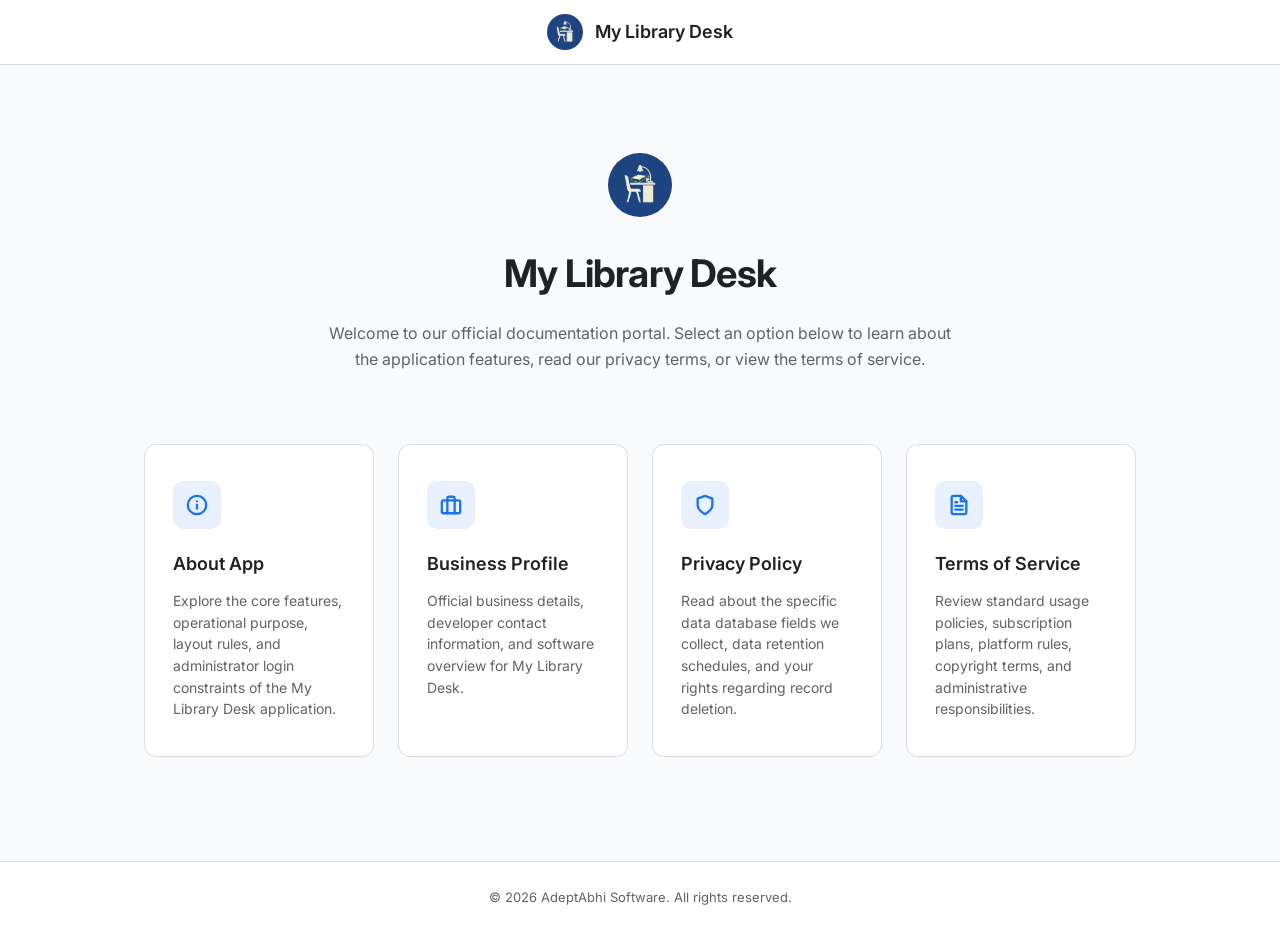
<file: index.html>
<!DOCTYPE html>
<html lang="en">

<head>
    <meta charset="UTF-8">
    <title>My Library Desk | Portal</title>
    <meta name="viewport" content="width=device-width, initial-scale=1.0">
    <meta name="description" content="Welcome to the My Library Desk support and legal documentation portal by AdeptAbhi Software.">
    <link href="https://fonts.googleapis.com/css2?family=Inter:wght@400;500;600;700&display=swap" rel="stylesheet">
    <link rel="shortcut icon" type="image/png" href="assets/images/logo_blue.png">
    <link rel="stylesheet" href="css/style.css">
</head>

<body style="display: flex; flex-direction: column; min-height: 100vh; background-color: #f8fafc;">

    <!-- HEADER -->
    <header class="site-header">
        <div class="container header-inner" style="justify-content: center;">
            <a href="#" class="logo">
                <img src="assets/images/logo_white.png" alt="My Library Desk Logo" class="logo-img">
                <span class="logo-text">My Library Desk</span>
            </a>
        </div>
    </header>

    <!-- HERO SECTION & GRID -->
    <main style="flex: 1; display: flex; flex-direction: column; justify-content: center; padding: 24px 0;">
        <div class="container">
            <div class="hero-portal">
                <img src="assets/images/logo_white.png" alt="My Library Desk Logo" style="height: 64px; width: 64px; border-radius: 50%; background-color: #1D4380; padding: 10px; margin-bottom: 16px; object-fit: contain;">
                <h1>My Library Desk</h1>
                <p>Welcome to our official documentation portal. Select an option below to learn about the application features, read our privacy terms, or view the terms of service.</p>
            </div>

            <!-- PORTAL LINKS GRID -->
            <div class="portal-grid">
                
                <!-- CARD 1: ABOUT APP -->
                <a href="about-app/index.html" class="portal-card">
                    <div class="card-icon">
                        <svg xmlns="http://www.w3.org/2000/svg" width="22" height="22" viewBox="0 0 24 24" fill="none" stroke="currentColor" stroke-width="2.5" stroke-linecap="round" stroke-linejoin="round" class="feather feather-info"><circle cx="12" cy="12" r="10"></circle><line x1="12" y1="16" x2="12" y2="12"></line><line x1="12" y1="8" x2="12.01" y2="8"></line></svg>
                    </div>
                    <h3>About App</h3>
                    <p>Explore the core features, operational purpose, layout rules, and administrator login constraints of the My Library Desk application.</p>
                </a>

                <!-- CARD 4: BUSINESS PROFILE -->
                <a href="profile/index.html" class="portal-card">
                    <div class="card-icon">
                        <svg xmlns="http://www.w3.org/2000/svg" width="22" height="22" viewBox="0 0 24 24" fill="none" stroke="currentColor" stroke-width="2.5" stroke-linecap="round" stroke-linejoin="round" class="feather feather-briefcase"><rect x="2" y="7" width="20" height="14" rx="2" ry="2"></rect><path d="M16 21V5a2 2 0 0 0-2-2h-4a2 2 0 0 0-2 2v16"></path></svg>
                    </div>
                    <h3>Business Profile</h3>
                    <p>Official business details, developer contact information, and software overview for My Library Desk.</p>
                </a>

                <!-- CARD 2: PRIVACY POLICY -->
                <a href="privacy-policy/index.html" class="portal-card">
                    <div class="card-icon">
                        <svg xmlns="http://www.w3.org/2000/svg" width="22" height="22" viewBox="0 0 24 24" fill="none" stroke="currentColor" stroke-width="2.5" stroke-linecap="round" stroke-linejoin="round" class="feather feather-shield"><path d="M12 22s8-4 8-10V5l-8-3-8 3v7c0 6 8 10 8 10z"></path></svg>
                    </div>
                    <h3>Privacy Policy</h3>
                    <p>Read about the specific data database fields we collect, data retention schedules, and your rights regarding record deletion.</p>
                </a>

                <!-- CARD 3: TERMS OF SERVICE -->
                <a href="terms-of-service/index.html" class="portal-card">
                    <div class="card-icon">
                        <svg xmlns="http://www.w3.org/2000/svg" width="22" height="22" viewBox="0 0 24 24" fill="none" stroke="currentColor" stroke-width="2.5" stroke-linecap="round" stroke-linejoin="round" class="feather feather-file-text"><path d="M14 2H6a2 2 0 0 0-2 2v16a2 2 0 0 0 2 2h12a2 2 0 0 0 2-2V8z"></path><polyline points="14 2 14 8 20 8"></polyline><line x1="16" y1="13" x2="8" y2="13"></line><line x1="16" y1="17" x2="8" y2="17"></line><polyline points="10 9 9 9 8 9"></polyline></svg>
                    </div>
                    <h3>Terms of Service</h3>
                    <p>Review standard usage policies, subscription plans, platform rules, copyright terms, and administrative responsibilities.</p>
                </a>

            </div>
        </div>
    </main>

    <!-- FOOTER -->
    <footer class="site-footer" style="background-color: #ffffff;">
        <div class="container footer-content" style="justify-content: center; text-align: center;">
            <p>&copy; 2026 AdeptAbhi Software. All rights reserved.</p>
        </div>
    </footer>

</body>

</html>
</file>
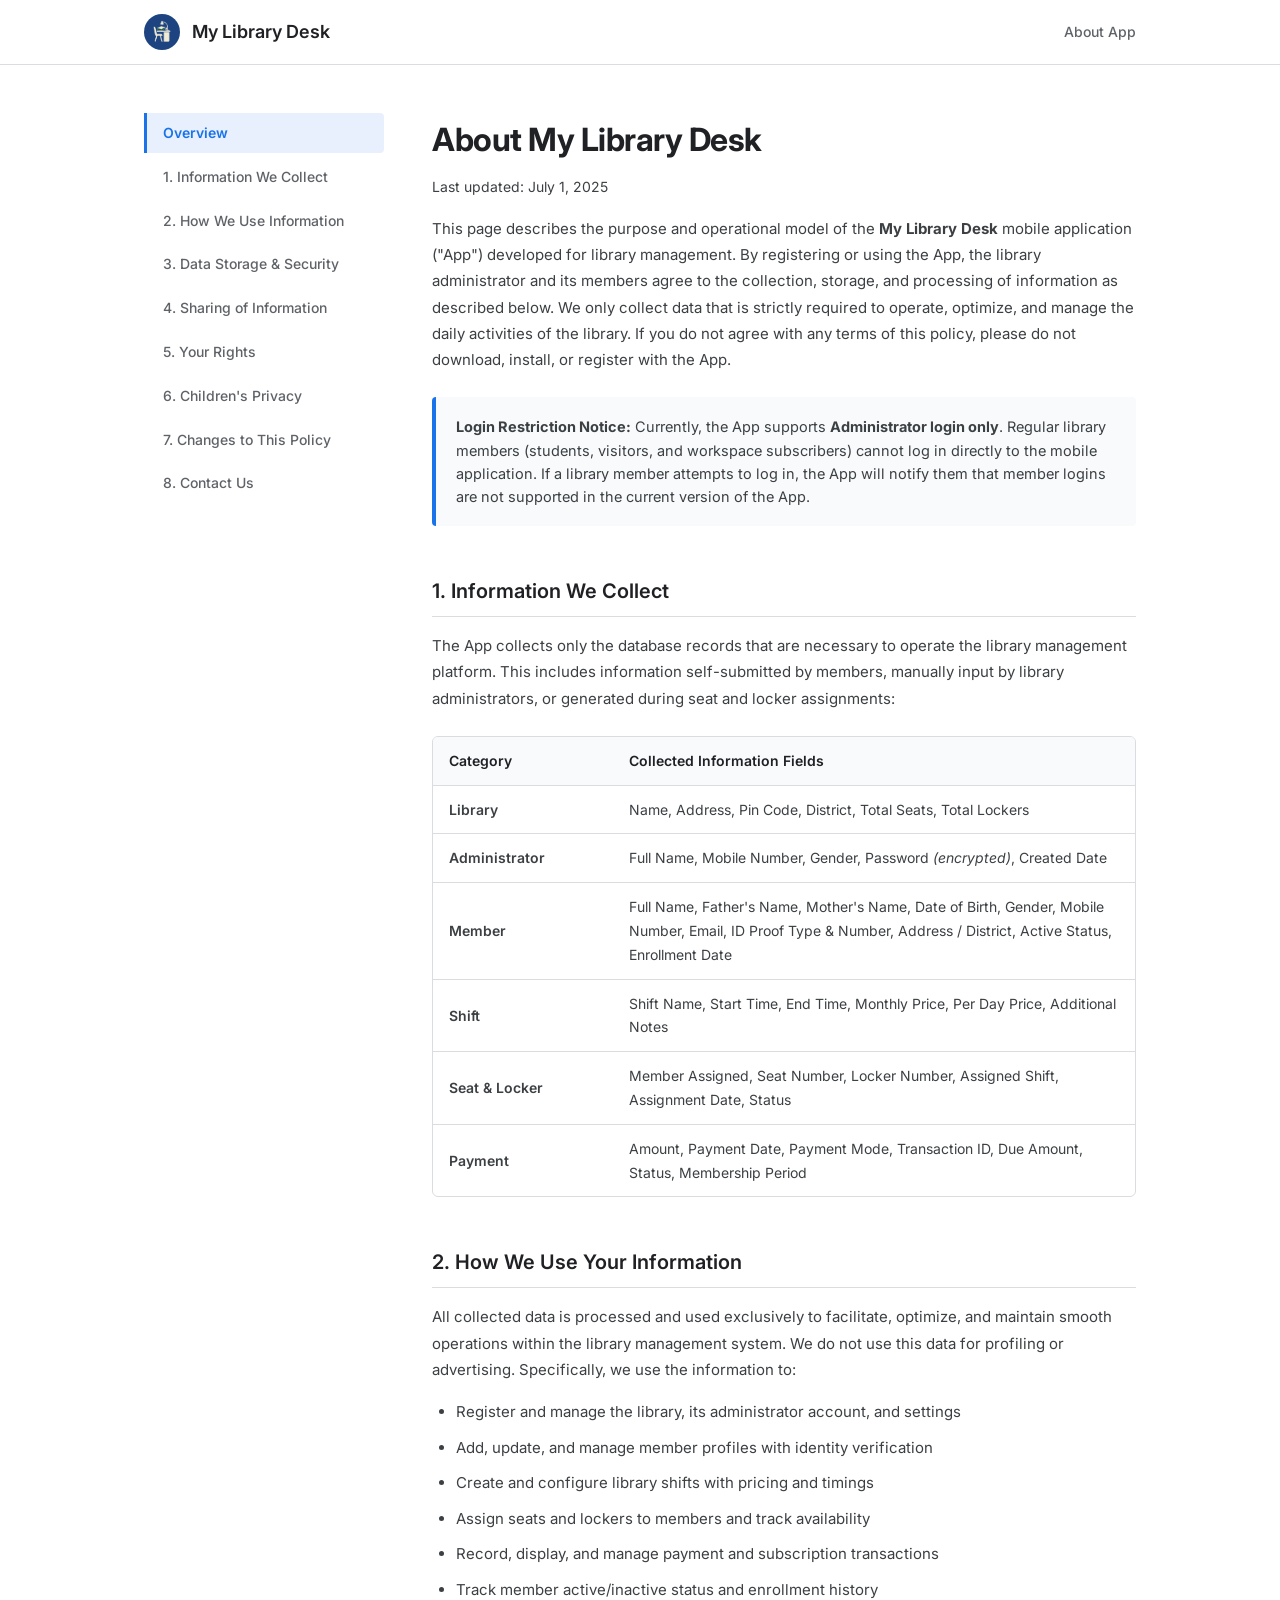
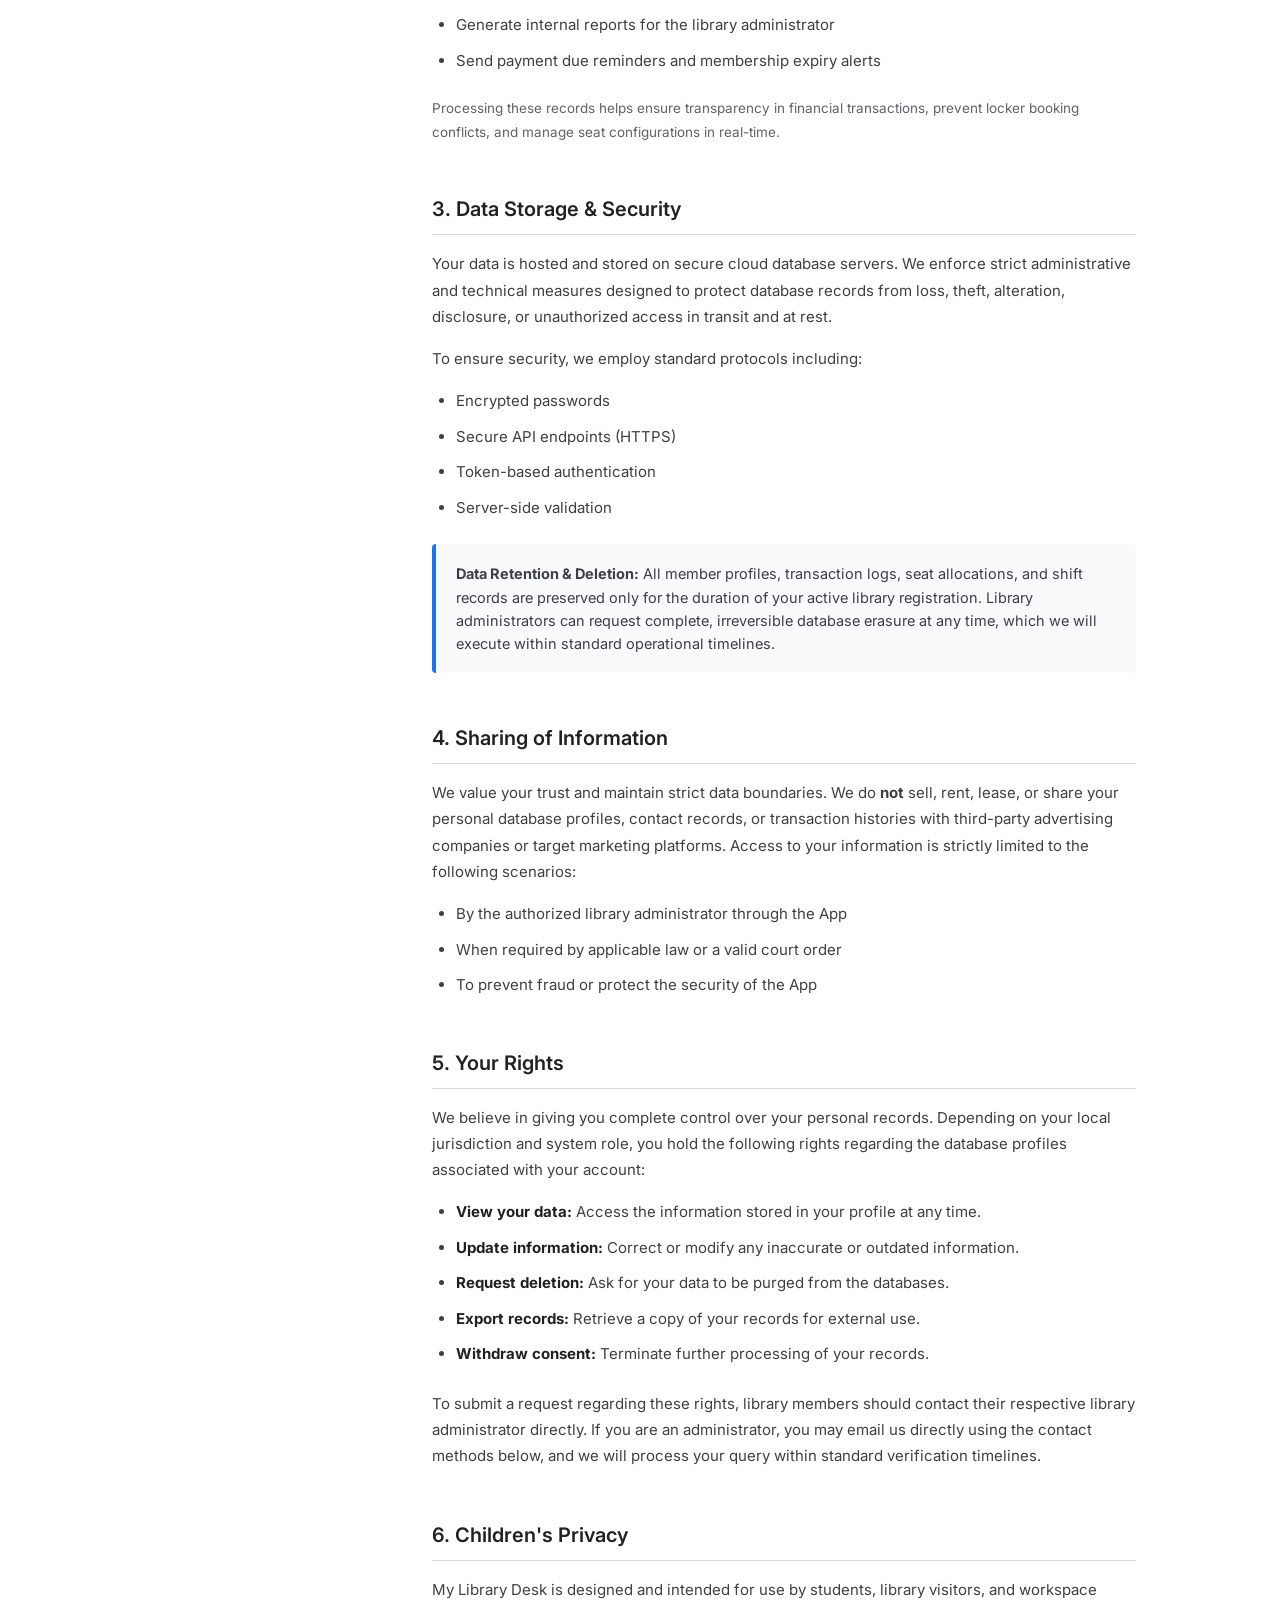
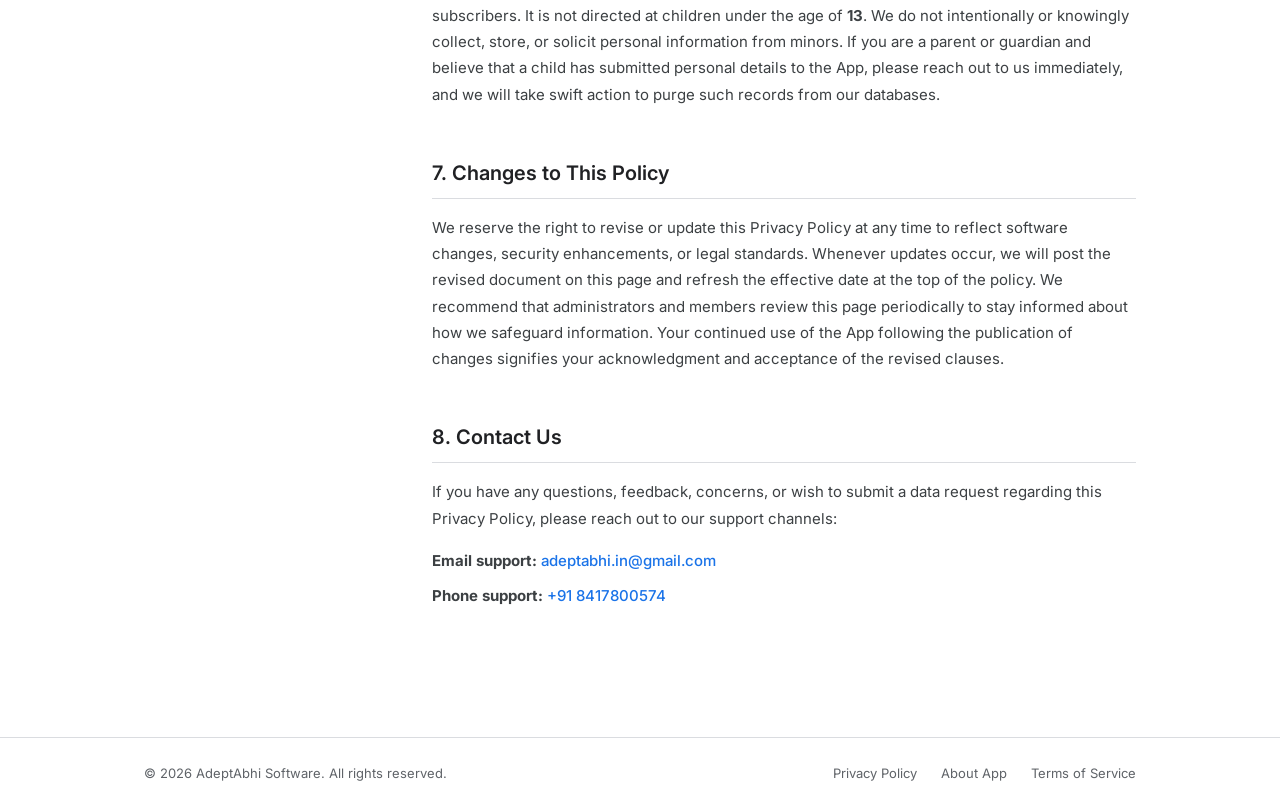
<file: about-app/index.html>
<!DOCTYPE html>
<html lang="en">

<head>
    <meta charset="UTF-8">
    <title>About App | My Library Desk</title>
    <meta name="viewport" content="width=device-width, initial-scale=1.0">
    <meta name="description" content="About My Library Desk app — features, information, and usage guidelines.">
    <link href="https://fonts.googleapis.com/css2?family=Inter:wght@400;500;600;700&display=swap" rel="stylesheet">
    <link rel="shortcut icon" type="image/png" href="../assets/images/logo_blue.png">
    <link rel="stylesheet" href="../css/style.css">
</head>

<body>

    <!-- MINIMAL HEADER -->
    <header class="site-header">
        <div class="container header-inner">
            <a href="#" class="logo">
                <img src="../assets/images/logo_white.png" alt="My Library Desk Logo" class="logo-img">
                <span class="logo-text">My Library Desk</span>
            </a>
            <span class="header-tag">About App</span>
        </div>
    </header>

    <!-- MAIN WRAPPER -->
    <main class="main-content">
        <div class="container main-layout">

            <!-- STICKY SIDEBAR -->
            <aside class="sidebar">
                <nav class="sidebar-nav">
                    <ul>
                        <li><a href="#overview" class="active">Overview</a></li>
                        <li><a href="#collect">1. Information We Collect</a></li>
                        <li><a href="#use">2. How We Use Information</a></li>
                        <li><a href="#storage">3. Data Storage &amp; Security</a></li>
                        <li><a href="#sharing">4. Sharing of Information</a></li>
                        <li><a href="#rights">5. Your Rights</a></li>
                        <li><a href="#children">6. Children's Privacy</a></li>
                        <li><a href="#changes">7. Changes to This Policy</a></li>
                        <li><a href="#contact">8. Contact Us</a></li>
                    </ul>
                </nav>
            </aside>

            <!-- ARTICLE CONTENT -->
            <article class="content-area">
                <section id="overview" class="policy-section-doc">
                    <h1>About My Library Desk</h1>
                    <p class="last-updated">Last updated: July 1, 2025</p>
                    <p>This page describes the purpose and operational model of the <strong>My Library Desk</strong>
                        mobile application ("App") developed for library management. By registering or using the App,
                        the library administrator and its members agree to the collection, storage, and processing of
                        information as described below. We only collect data that is strictly required to operate,
                        optimize, and manage the daily activities of the library. If you do not agree with any terms of
                        this policy, please do not download, install, or register with the App.</p>
                    <div class="note-callout">
                        <strong>Login Restriction Notice:</strong> Currently, the App supports <strong>Administrator login only</strong>. Regular library members (students, visitors, and workspace subscribers) cannot log in directly to the mobile application. If a library member attempts to log in, the App will notify them that member logins are not supported in the current version of the App.
                    </div>
                </section>

                <!-- SECTION 1 -->
                <section id="collect" class="policy-section-doc">
                    <h2>1. Information We Collect</h2>
                    <p>The App collects only the database records that are necessary to operate the library management
                        platform. This includes information self-submitted by members, manually input by library
                        administrators, or generated during seat and locker assignments:</p>

                    <div class="table-responsive">
                        <table class="data-table">
                            <thead>
                                <tr>
                                    <th>Category</th>
                                    <th>Collected Information Fields</th>
                                </tr>
                            </thead>
                            <tbody>
                                <tr>
                                    <td class="category-name">Library</td>
                                    <td>Name, Address, Pin Code, District, Total Seats, Total Lockers</td>
                                </tr>
                                <tr>
                                    <td class="category-name">Administrator</td>
                                    <td>Full Name, Mobile Number, Gender, Password <em>(encrypted)</em>, Created Date
                                    </td>
                                </tr>
                                <tr>
                                    <td class="category-name">Member</td>
                                    <td>Full Name, Father's Name, Mother's Name, Date of Birth, Gender, Mobile Number,
                                        Email, ID Proof Type &amp; Number, Address / District, Active Status, Enrollment
                                        Date</td>
                                </tr>
                                <tr>
                                    <td class="category-name">Shift</td>
                                    <td>Shift Name, Start Time, End Time, Monthly Price, Per Day Price, Additional Notes
                                    </td>
                                </tr>
                                <tr>
                                    <td class="category-name">Seat &amp; Locker</td>
                                    <td>Member Assigned, Seat Number, Locker Number, Assigned Shift, Assignment Date,
                                        Status</td>
                                </tr>
                                <tr>
                                    <td class="category-name">Payment</td>
                                    <td>Amount, Payment Date, Payment Mode, Transaction ID, Due Amount, Status,
                                        Membership Period</td>
                                </tr>
                            </tbody>
                        </table>
                    </div>
                </section>

                <!-- SECTION 2 -->
                <section id="use" class="policy-section-doc">
                    <h2>2. How We Use Your Information</h2>
                    <p>All collected data is processed and used exclusively to facilitate, optimize, and maintain smooth
                        operations within the library management system. We do not use this data for profiling or
                        advertising. Specifically, we use the information to:</p>
                    <ul class="clean-list">
                        <li>Register and manage the library, its administrator account, and settings</li>
                        <li>Add, update, and manage member profiles with identity verification</li>
                        <li>Create and configure library shifts with pricing and timings</li>
                        <li>Assign seats and lockers to members and track availability</li>
                        <li>Record, display, and manage payment and subscription transactions</li>
                        <li>Track member active/inactive status and enrollment history</li>
                        <li>Generate internal reports for the library administrator</li>
                        <li>Send payment due reminders and membership expiry alerts</li>
                    </ul>
                    <p class="muted-note">Processing these records helps ensure transparency in financial transactions,
                        prevent locker booking conflicts, and manage seat configurations in real-time.</p>
                </section>

                <!-- SECTION 3 -->
                <section id="storage" class="policy-section-doc">
                    <h2>3. Data Storage &amp; Security</h2>
                    <p>Your data is hosted and stored on secure cloud database servers. We enforce strict administrative
                        and technical measures designed to protect database records from loss, theft, alteration,
                        disclosure, or unauthorized access in transit and at rest.</p>
                    <p>To ensure security, we employ standard protocols including:</p>
                    <ul class="clean-list">
                        <li>Encrypted passwords</li>
                        <li>Secure API endpoints (HTTPS)</li>
                        <li>Token-based authentication</li>
                        <li>Server-side validation</li>
                    </ul>
                    <div class="note-callout">
                        <strong>Data Retention &amp; Deletion:</strong> All member profiles, transaction logs, seat
                        allocations, and shift records are preserved only for the duration of your active library
                        registration. Library administrators can request complete, irreversible database erasure at any
                        time, which we will execute within standard operational timelines.
                    </div>
                </section>

                <!-- SECTION 4 -->
                <section id="sharing" class="policy-section-doc">
                    <h2>4. Sharing of Information</h2>
                    <p>We value your trust and maintain strict data boundaries. We do <strong>not</strong> sell, rent,
                        lease, or share your personal database profiles, contact records, or transaction histories with
                        third-party advertising companies or target marketing platforms. Access to your information is
                        strictly limited to the following scenarios:</p>
                    <ul class="clean-list">
                        <li>By the authorized library administrator through the App</li>
                        <li>When required by applicable law or a valid court order</li>
                        <li>To prevent fraud or protect the security of the App</li>
                    </ul>
                </section>

                <!-- SECTION 5 -->
                <section id="rights" class="policy-section-doc">
                    <h2>5. Your Rights</h2>
                    <p>We believe in giving you complete control over your personal records. Depending on your local
                        jurisdiction and system role, you hold the following rights regarding the database profiles
                        associated with your account:</p>
                    <ul class="clean-list">
                        <li><strong>View your data:</strong> Access the information stored in your profile at any time.
                        </li>
                        <li><strong>Update information:</strong> Correct or modify any inaccurate or outdated
                            information.</li>
                        <li><strong>Request deletion:</strong> Ask for your data to be purged from the databases.</li>
                        <li><strong>Export records:</strong> Retrieve a copy of your records for external use.</li>
                        <li><strong>Withdraw consent:</strong> Terminate further processing of your records.</li>
                    </ul>
                    <p>To submit a request regarding these rights, library members should contact their respective
                        library administrator directly. If you are an administrator, you may email us directly using the
                        contact methods below, and we will process your query within standard verification timelines.
                    </p>
                </section>

                <!-- SECTION 6 -->
                <section id="children" class="policy-section-doc">
                    <h2>6. Children's Privacy</h2>
                    <p>My Library Desk is designed and intended for use by students, library visitors, and workspace
                        subscribers. It is not directed at children under the age of <strong>13</strong>. We do not
                        intentionally or knowingly collect, store, or solicit personal information from minors. If you
                        are a parent or guardian and believe that a child has submitted personal details to the App,
                        please reach out to us immediately, and we will take swift action to purge such records from our
                        databases.</p>
                </section>

                <!-- SECTION 7 -->
                <section id="changes" class="policy-section-doc">
                    <h2>7. Changes to This Policy</h2>
                    <p>We reserve the right to revise or update this Privacy Policy at any time to reflect software
                        changes, security enhancements, or legal standards. Whenever updates occur, we will post the
                        revised document on this page and refresh the effective date at the top of the policy. We
                        recommend that administrators and members review this page periodically to stay informed about
                        how we safeguard information. Your continued use of the App following the publication of changes
                        signifies your acknowledgment and acceptance of the revised clauses.</p>
                </section>

                <!-- SECTION 8 -->
                <section id="contact" class="policy-section-doc">
                    <h2>8. Contact Us</h2>
                    <p>If you have any questions, feedback, concerns, or wish to submit a data request regarding this
                        Privacy Policy, please reach out to our support channels:</p>
                    <ul class="contact-links">
                        <li><strong>Email support:</strong> <a
                                href="mailto:adeptabhi.in@gmail.com">adeptabhi.in@gmail.com</a></li>
                        <li><strong>Phone support:</strong> <a href="tel:+918417800574">+91 8417800574</a></li>
                    </ul>
                </section>
            </article>

        </div>
    </main>

    <!-- FOOTER -->
    <footer class="site-footer">
        <div class="container footer-content">
            <p>&copy; 2026 AdeptAbhi Software. All rights reserved.</p>
            <div class="footer-links">
                <a href="../privacy-policy/index.html">Privacy Policy</a>
                <a href="../about-app/index.html">About App</a>
                <a href="../terms-of-service/index.html">Terms of Service</a>
            </div>
        </div>
    </footer>

    <script src="../js/script.js"></script>
</body>

</html>
</file>
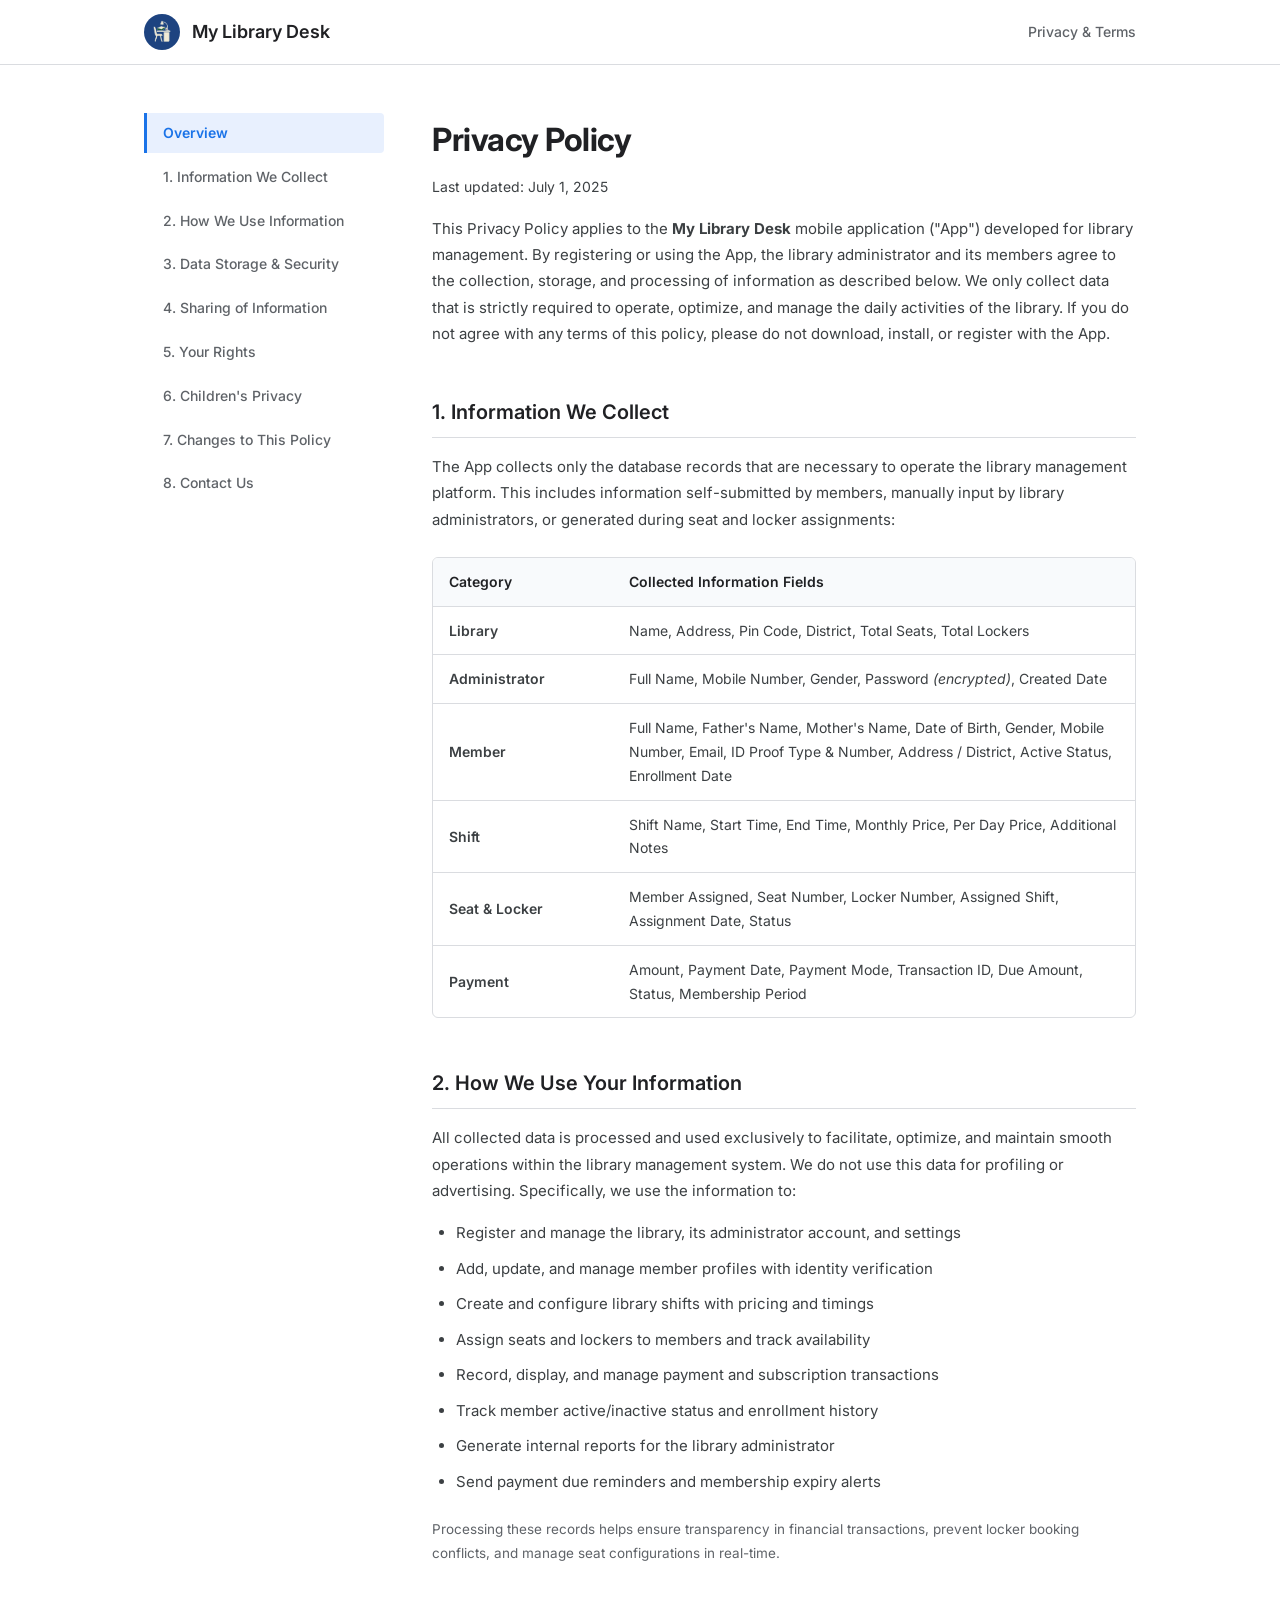
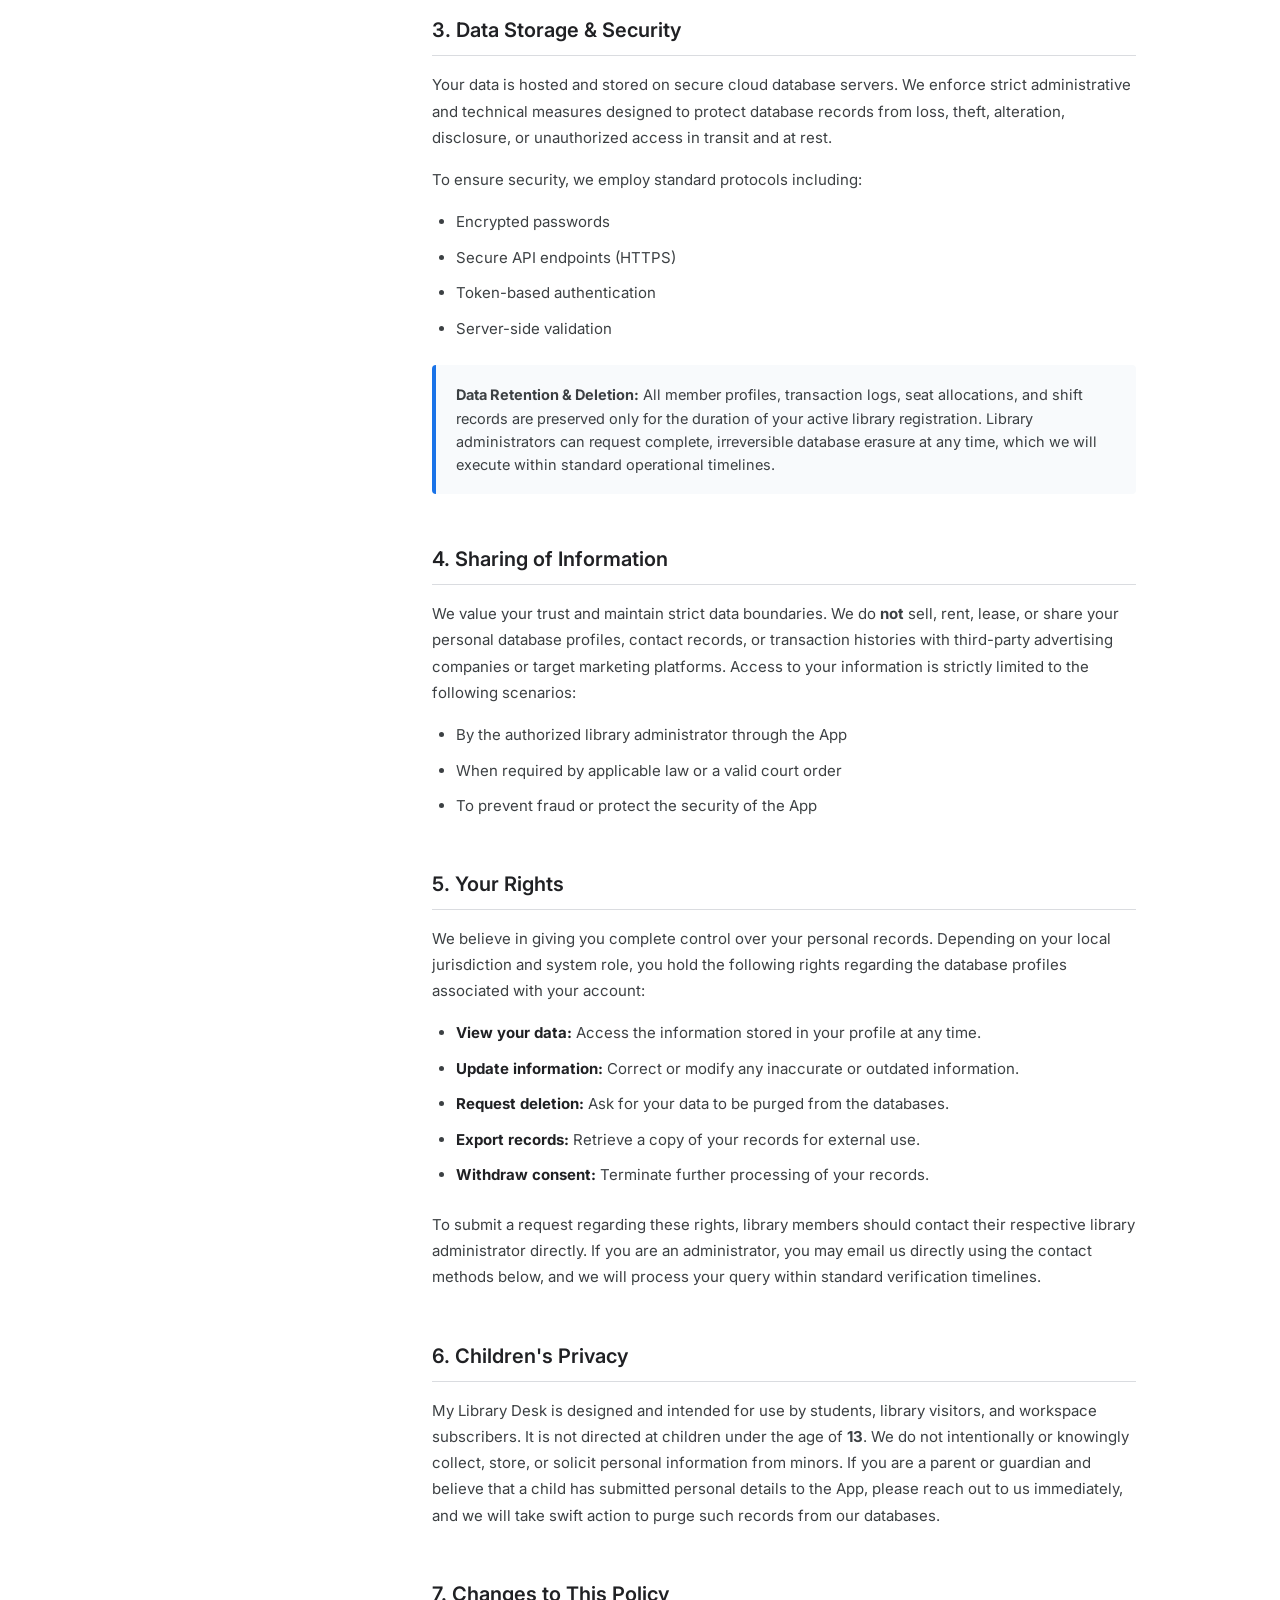
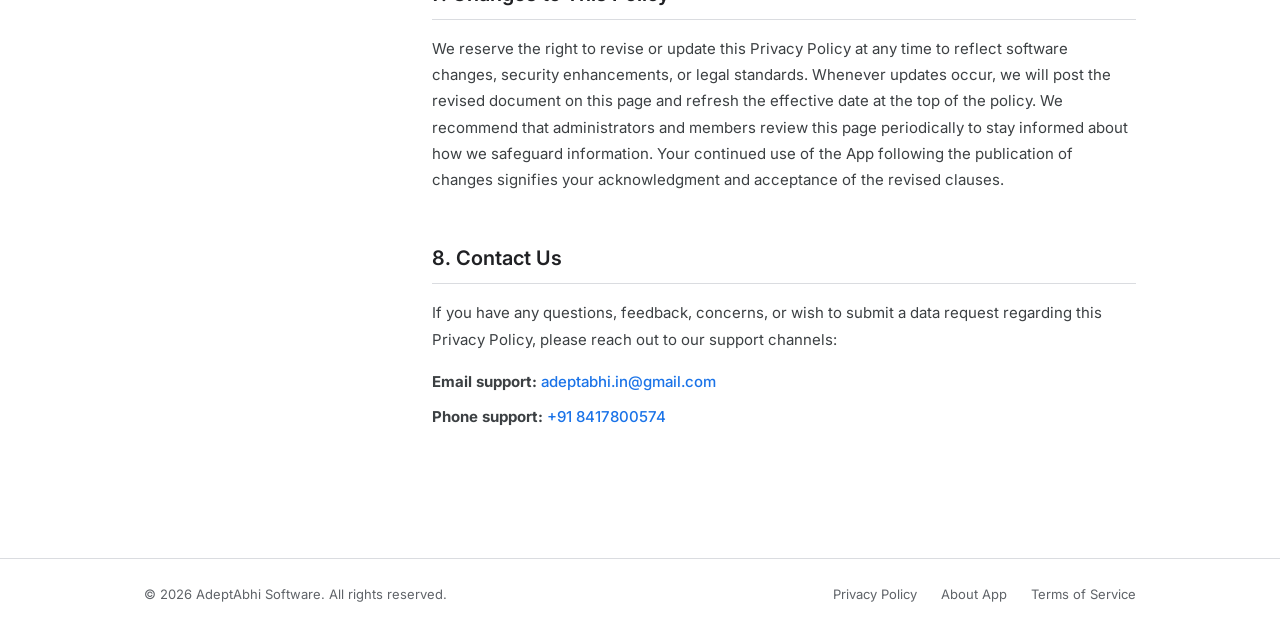
<file: privacy-policy/index.html>
<!DOCTYPE html>
<html lang="en">

<head>
    <meta charset="UTF-8">
    <title>Privacy Policy | My Library Desk</title>
    <meta name="viewport" content="width=device-width, initial-scale=1.0">
    <meta name="description" content="Privacy Policy for My Library Desk app — what data we collect and how we use it.">
    <link href="https://fonts.googleapis.com/css2?family=Inter:wght@400;500;600;700&display=swap" rel="stylesheet">
    <link rel="shortcut icon" type="image/png" href="../assets/images/logo_blue.png">
    <link rel="stylesheet" href="../css/style.css">
</head>

<body>

    <!-- MINIMAL HEADER -->
    <header class="site-header">
        <div class="container header-inner">
            <a href="#" class="logo">
                <img src="../assets/images/logo_white.png" alt="My Library Desk Logo" class="logo-img">
                <span class="logo-text">My Library Desk</span>
            </a>
            <span class="header-tag">Privacy &amp; Terms</span>
        </div>
    </header>

    <!-- MAIN WRAPPER -->
    <main class="main-content">
        <div class="container main-layout">
            
            <!-- STICKY SIDEBAR -->
            <aside class="sidebar">
                <nav class="sidebar-nav">
                    <ul>
                        <li><a href="#overview" class="active">Overview</a></li>
                        <li><a href="#collect">1. Information We Collect</a></li>
                        <li><a href="#use">2. How We Use Information</a></li>
                        <li><a href="#storage">3. Data Storage &amp; Security</a></li>
                        <li><a href="#sharing">4. Sharing of Information</a></li>
                        <li><a href="#rights">5. Your Rights</a></li>
                        <li><a href="#children">6. Children's Privacy</a></li>
                        <li><a href="#changes">7. Changes to This Policy</a></li>
                        <li><a href="#contact">8. Contact Us</a></li>
                    </ul>
                </nav>
            </aside>

            <!-- ARTICLE CONTENT -->
            <article class="content-area">
                <section id="overview" class="policy-section-doc">
                    <h1>Privacy Policy</h1>
                    <p class="last-updated">Last updated: July 1, 2025</p>
                    <p>This Privacy Policy applies to the <strong>My Library Desk</strong> mobile application ("App") developed for library management. By registering or using the App, the library administrator and its members agree to the collection, storage, and processing of information as described below. We only collect data that is strictly required to operate, optimize, and manage the daily activities of the library. If you do not agree with any terms of this policy, please do not download, install, or register with the App.</p>
                </section>

                <!-- SECTION 1 -->
                <section id="collect" class="policy-section-doc">
                    <h2>1. Information We Collect</h2>
                    <p>The App collects only the database records that are necessary to operate the library management platform. This includes information self-submitted by members, manually input by library administrators, or generated during seat and locker assignments:</p>
                    
                    <div class="table-responsive">
                        <table class="data-table">
                            <thead>
                                <tr>
                                    <th>Category</th>
                                    <th>Collected Information Fields</th>
                                </tr>
                            </thead>
                            <tbody>
                                <tr>
                                    <td class="category-name">Library</td>
                                    <td>Name, Address, Pin Code, District, Total Seats, Total Lockers</td>
                                </tr>
                                <tr>
                                    <td class="category-name">Administrator</td>
                                    <td>Full Name, Mobile Number, Gender, Password <em>(encrypted)</em>, Created Date</td>
                                </tr>
                                <tr>
                                    <td class="category-name">Member</td>
                                    <td>Full Name, Father's Name, Mother's Name, Date of Birth, Gender, Mobile Number, Email, ID Proof Type &amp; Number, Address / District, Active Status, Enrollment Date</td>
                                </tr>
                                <tr>
                                    <td class="category-name">Shift</td>
                                    <td>Shift Name, Start Time, End Time, Monthly Price, Per Day Price, Additional Notes</td>
                                </tr>
                                <tr>
                                    <td class="category-name">Seat &amp; Locker</td>
                                    <td>Member Assigned, Seat Number, Locker Number, Assigned Shift, Assignment Date, Status</td>
                                </tr>
                                <tr>
                                    <td class="category-name">Payment</td>
                                    <td>Amount, Payment Date, Payment Mode, Transaction ID, Due Amount, Status, Membership Period</td>
                                </tr>
                            </tbody>
                        </table>
                    </div>
                </section>

                <!-- SECTION 2 -->
                <section id="use" class="policy-section-doc">
                    <h2>2. How We Use Your Information</h2>
                    <p>All collected data is processed and used exclusively to facilitate, optimize, and maintain smooth operations within the library management system. We do not use this data for profiling or advertising. Specifically, we use the information to:</p>
                    <ul class="clean-list">
                        <li>Register and manage the library, its administrator account, and settings</li>
                        <li>Add, update, and manage member profiles with identity verification</li>
                        <li>Create and configure library shifts with pricing and timings</li>
                        <li>Assign seats and lockers to members and track availability</li>
                        <li>Record, display, and manage payment and subscription transactions</li>
                        <li>Track member active/inactive status and enrollment history</li>
                        <li>Generate internal reports for the library administrator</li>
                        <li>Send payment due reminders and membership expiry alerts</li>
                    </ul>
                    <p class="muted-note">Processing these records helps ensure transparency in financial transactions, prevent locker booking conflicts, and manage seat configurations in real-time.</p>
                </section>

                <!-- SECTION 3 -->
                <section id="storage" class="policy-section-doc">
                    <h2>3. Data Storage &amp; Security</h2>
                    <p>Your data is hosted and stored on secure cloud database servers. We enforce strict administrative and technical measures designed to protect database records from loss, theft, alteration, disclosure, or unauthorized access in transit and at rest.</p>
                    <p>To ensure security, we employ standard protocols including:</p>
                    <ul class="clean-list">
                        <li>Encrypted passwords</li>
                        <li>Secure API endpoints (HTTPS)</li>
                        <li>Token-based authentication</li>
                        <li>Server-side validation</li>
                    </ul>
                    <div class="note-callout">
                        <strong>Data Retention &amp; Deletion:</strong> All member profiles, transaction logs, seat allocations, and shift records are preserved only for the duration of your active library registration. Library administrators can request complete, irreversible database erasure at any time, which we will execute within standard operational timelines.
                    </div>
                </section>

                <!-- SECTION 4 -->
                <section id="sharing" class="policy-section-doc">
                    <h2>4. Sharing of Information</h2>
                    <p>We value your trust and maintain strict data boundaries. We do <strong>not</strong> sell, rent, lease, or share your personal database profiles, contact records, or transaction histories with third-party advertising companies or target marketing platforms. Access to your information is strictly limited to the following scenarios:</p>
                    <ul class="clean-list">
                        <li>By the authorized library administrator through the App</li>
                        <li>When required by applicable law or a valid court order</li>
                        <li>To prevent fraud or protect the security of the App</li>
                    </ul>
                </section>

                <!-- SECTION 5 -->
                <section id="rights" class="policy-section-doc">
                    <h2>5. Your Rights</h2>
                    <p>We believe in giving you complete control over your personal records. Depending on your local jurisdiction and system role, you hold the following rights regarding the database profiles associated with your account:</p>
                    <ul class="clean-list">
                        <li><strong>View your data:</strong> Access the information stored in your profile at any time.</li>
                        <li><strong>Update information:</strong> Correct or modify any inaccurate or outdated information.</li>
                        <li><strong>Request deletion:</strong> Ask for your data to be purged from the databases.</li>
                        <li><strong>Export records:</strong> Retrieve a copy of your records for external use.</li>
                        <li><strong>Withdraw consent:</strong> Terminate further processing of your records.</li>
                    </ul>
                    <p>To submit a request regarding these rights, library members should contact their respective library administrator directly. If you are an administrator, you may email us directly using the contact methods below, and we will process your query within standard verification timelines.</p>
                </section>

                <!-- SECTION 6 -->
                <section id="children" class="policy-section-doc">
                    <h2>6. Children's Privacy</h2>
                    <p>My Library Desk is designed and intended for use by students, library visitors, and workspace subscribers. It is not directed at children under the age of <strong>13</strong>. We do not intentionally or knowingly collect, store, or solicit personal information from minors. If you are a parent or guardian and believe that a child has submitted personal details to the App, please reach out to us immediately, and we will take swift action to purge such records from our databases.</p>
                </section>

                <!-- SECTION 7 -->
                <section id="changes" class="policy-section-doc">
                    <h2>7. Changes to This Policy</h2>
                    <p>We reserve the right to revise or update this Privacy Policy at any time to reflect software changes, security enhancements, or legal standards. Whenever updates occur, we will post the revised document on this page and refresh the effective date at the top of the policy. We recommend that administrators and members review this page periodically to stay informed about how we safeguard information. Your continued use of the App following the publication of changes signifies your acknowledgment and acceptance of the revised clauses.</p>
                </section>

                <!-- SECTION 8 -->
                <section id="contact" class="policy-section-doc">
                    <h2>8. Contact Us</h2>
                    <p>If you have any questions, feedback, concerns, or wish to submit a data request regarding this Privacy Policy, please reach out to our support channels:</p>
                    <ul class="contact-links">
                        <li><strong>Email support:</strong> <a href="mailto:adeptabhi.in@gmail.com">adeptabhi.in@gmail.com</a></li>
                        <li><strong>Phone support:</strong> <a href="tel:8417800574">+91 8417800574</a></li>
                    </ul>
                </section>
            </article>

        </div>
    </main>

    <!-- FOOTER -->
    <footer class="site-footer">
        <div class="container footer-content">
            <p>&copy; 2026 AdeptAbhi Software. All rights reserved.</p>
            <div class="footer-links">
                <a href="../privacy-policy/index.html">Privacy Policy</a>
                <a href="../about-app/index.html">About App</a>
                <a href="../terms-of-service/index.html">Terms of Service</a>
            </div>
        </div>
    </footer>

    <script src="../js/script.js"></script>
</body>

</html>
</file>
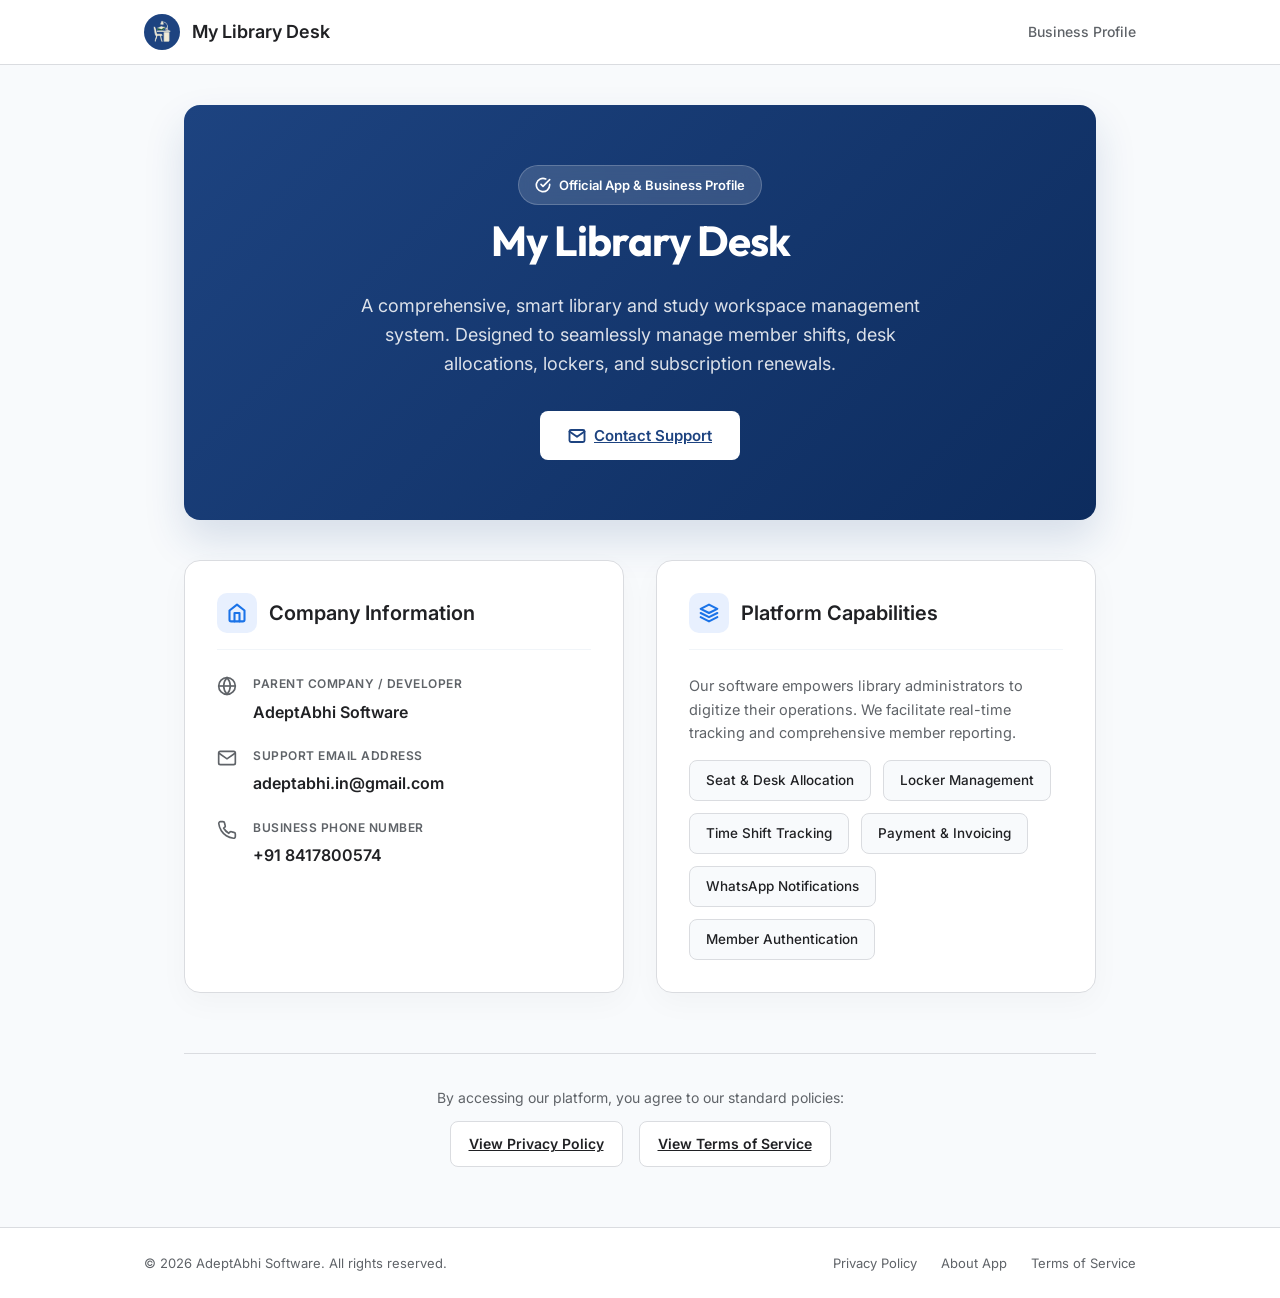
<file: profile/index.html>
<!DOCTYPE html>
<html lang="en">

<head>
    <meta charset="UTF-8">
    <title>Business Profile | My Library Desk</title>
    <meta name="viewport" content="width=device-width, initial-scale=1.0">
    <meta name="description" content="Official Business Profile for My Library Desk. Contact details, software features, and company information for Meta/WhatsApp API verification.">
    <link href="https://fonts.googleapis.com/css2?family=Inter:wght@400;500;600;700&family=Outfit:wght@500;600;700;800&display=swap" rel="stylesheet">
    <link rel="shortcut icon" type="image/png" href="../assets/images/logo_blue.png">
    <link rel="stylesheet" href="../css/style.css">
    
    <style>
        .business-hero {
            background: linear-gradient(135deg, #1D4380 0%, #0d2c5e 100%);
            color: #ffffff;
            padding: 60px 24px;
            text-align: center;
            border-radius: 16px;
            margin-bottom: 40px;
            box-shadow: 0 20px 40px rgba(29, 67, 128, 0.15);
            animation: fadeIn 0.5s ease-out;
        }
        .business-hero h1 {
            font-family: 'Outfit', sans-serif;
            font-size: 42px;
            font-weight: 700;
            margin-bottom: 16px;
            letter-spacing: -1px;
        }
        .business-hero p {
            font-size: 18px;
            color: rgba(255, 255, 255, 0.85);
            max-width: 600px;
            margin: 0 auto 32px;
            line-height: 1.6;
        }
        .meta-badge {
            display: inline-flex;
            align-items: center;
            gap: 8px;
            background-color: rgba(255, 255, 255, 0.15);
            padding: 8px 16px;
            border-radius: 50px;
            font-size: 13px;
            font-weight: 600;
            backdrop-filter: blur(10px);
            border: 1px solid rgba(255, 255, 255, 0.2);
        }
        
        .business-grid {
            display: grid;
            grid-template-columns: 1fr 1fr;
            gap: 32px;
            margin-bottom: 60px;
            animation: fadeIn 0.6s ease-out;
        }
        
        .biz-card {
            background: #ffffff;
            border: 1px solid var(--border);
            border-radius: 16px;
            padding: 32px;
            box-shadow: 0 10px 30px rgba(0,0,0,0.03);
        }
        
        .biz-card h2 {
            font-size: 20px;
            font-weight: 600;
            color: var(--text);
            margin-bottom: 24px;
            display: flex;
            align-items: center;
            gap: 12px;
            border-bottom: 1px solid #f1f5f9;
            padding-bottom: 16px;
        }
        
        .biz-icon-wrapper {
            background-color: var(--primary-light);
            color: var(--primary);
            padding: 10px;
            border-radius: 10px;
            display: flex;
        }
        
        .contact-list {
            list-style: none;
            padding: 0;
            margin: 0;
        }
        
        .contact-item {
            display: flex;
            align-items: flex-start;
            gap: 16px;
            margin-bottom: 20px;
        }
        .contact-item:last-child {
            margin-bottom: 0;
        }
        
        .contact-icon {
            color: var(--text-muted);
            margin-top: 2px;
        }
        
        .contact-details {
            display: flex;
            flex-direction: column;
        }
        .contact-lbl {
            font-size: 12px;
            text-transform: uppercase;
            font-weight: 600;
            color: var(--text-muted);
            letter-spacing: 0.5px;
            margin-bottom: 4px;
        }
        .contact-val {
            font-size: 16px;
            font-weight: 600;
            color: var(--text);
        }
        
        .feature-tag-list {
            display: flex;
            flex-wrap: wrap;
            gap: 12px;
            margin-top: 16px;
        }
        
        .feature-tag {
            background-color: #f8fafc;
            border: 1px solid var(--border);
            padding: 8px 16px;
            border-radius: 8px;
            font-size: 13.5px;
            font-weight: 500;
            color: var(--text);
        }
        
        @media (max-width: 768px) {
            .business-grid {
                grid-template-columns: 1fr;
            }
            .business-hero h1 {
                font-size: 32px;
            }
        }
    </style>
</head>

<body style="display: flex; flex-direction: column; min-height: 100vh; background-color: #f8fafc;">

    <!-- HEADER -->
    <header class="site-header">
        <div class="container header-inner">
            <a href="../index.html" class="logo">
                <img src="../assets/images/logo_white.png" alt="My Library Desk Logo" class="logo-img">
                <span class="logo-text">My Library Desk</span>
            </a>
            <span class="header-tag">Business Profile</span>
        </div>
    </header>

    <!-- MAIN CONTAINER -->
    <main style="flex: 1; padding: 40px 0;">
        <div class="container" style="max-width: 960px;">
            
            <!-- HERO SECTION -->
            <section class="business-hero">
                <div class="meta-badge">
                    <svg xmlns="http://www.w3.org/2000/svg" width="16" height="16" viewBox="0 0 24 24" fill="none" stroke="currentColor" stroke-width="2.5" stroke-linecap="round" stroke-linejoin="round"><path d="M22 11.08V12a10 10 0 1 1-5.93-9.14"></path><polyline points="22 4 12 14.01 9 11.01"></polyline></svg>
                    Official App & Business Profile
                </div>
                <h1>My Library Desk</h1>
                <p>A comprehensive, smart library and study workspace management system. Designed to seamlessly manage member shifts, desk allocations, lockers, and subscription renewals.</p>
                
                <a href="mailto:adeptabhi.in@gmail.com" class="btn-primary-action" style="display: inline-flex; width: auto; background-color: #ffffff; color: #1D4380; padding: 12px 28px;">
                    <svg xmlns="http://www.w3.org/2000/svg" width="18" height="18" viewBox="0 0 24 24" fill="none" stroke="currentColor" stroke-width="2.5" stroke-linecap="round" stroke-linejoin="round"><path d="M4 4h16c1.1 0 2 .9 2 2v12c0 1.1-.9 2-2 2H4c-1.1 0-2-.9-2-2V6c0-1.1.9-2 2-2z"></path><polyline points="22,6 12,13 2,6"></polyline></svg>
                    Contact Support
                </a>
            </section>

            <!-- DETAILS GRID -->
            <div class="business-grid">
                
                <!-- Company Details -->
                <div class="biz-card">
                    <h2>
                        <div class="biz-icon-wrapper">
                            <svg xmlns="http://www.w3.org/2000/svg" width="20" height="20" viewBox="0 0 24 24" fill="none" stroke="currentColor" stroke-width="2.5" stroke-linecap="round" stroke-linejoin="round"><path d="M3 9l9-7 9 7v11a2 2 0 0 1-2 2H5a2 2 0 0 1-2-2z"></path><polyline points="9 22 9 12 15 12 15 22"></polyline></svg>
                        </div>
                        Company Information
                    </h2>
                    
                    <ul class="contact-list">
                        <li class="contact-item">
                            <svg class="contact-icon" xmlns="http://www.w3.org/2000/svg" width="20" height="20" viewBox="0 0 24 24" fill="none" stroke="currentColor" stroke-width="2"><circle cx="12" cy="12" r="10"></circle><line x1="2" y1="12" x2="22" y2="12"></line><path d="M12 2a15.3 15.3 0 0 1 4 10 15.3 15.3 0 0 1-4 10 15.3 15.3 0 0 1-4-10 15.3 15.3 0 0 1 4-10z"></path></svg>
                            <div class="contact-details">
                                <span class="contact-lbl">Parent Company / Developer</span>
                                <span class="contact-val">AdeptAbhi Software</span>
                            </div>
                        </li>
                        <li class="contact-item">
                            <svg class="contact-icon" xmlns="http://www.w3.org/2000/svg" width="20" height="20" viewBox="0 0 24 24" fill="none" stroke="currentColor" stroke-width="2"><path d="M4 4h16c1.1 0 2 .9 2 2v12c0 1.1-.9 2-2 2H4c-1.1 0-2-.9-2-2V6c0-1.1.9-2 2-2z"></path><polyline points="22,6 12,13 2,6"></polyline></svg>
                            <div class="contact-details">
                                <span class="contact-lbl">Support Email Address</span>
                                <span class="contact-val"><a href="mailto:adeptabhi.in@gmail.com" style="color: inherit; text-decoration: none;">adeptabhi.in@gmail.com</a></span>
                            </div>
                        </li>
                        <li class="contact-item">
                            <svg class="contact-icon" xmlns="http://www.w3.org/2000/svg" width="20" height="20" viewBox="0 0 24 24" fill="none" stroke="currentColor" stroke-width="2"><path d="M22 16.92v3a2 2 0 0 1-2.18 2 19.79 19.79 0 0 1-8.63-3.07 19.5 19.5 0 0 1-6-6 19.79 19.79 0 0 1-3.07-8.67A2 2 0 0 1 4.11 2h3a2 2 0 0 1 2 1.72 12.84 12.84 0 0 0 .7 2.81 2 2 0 0 1-.45 2.11L8.09 9.91a16 16 0 0 0 6 6l1.27-1.27a2 2 0 0 1 2.11-.45 12.84 12.84 0 0 0 2.81.7A2 2 0 0 1 22 16.92z"></path></svg>
                            <div class="contact-details">
                                <span class="contact-lbl">Business Phone Number</span>
                                <span class="contact-val"><a href="tel:+918417800574" style="color: inherit; text-decoration: none;">+91 8417800574</a></span>
                            </div>
                        </li>
                    </ul>
                </div>

                <!-- Software Features Overview -->
                <div class="biz-card">
                    <h2>
                        <div class="biz-icon-wrapper">
                            <svg xmlns="http://www.w3.org/2000/svg" width="20" height="20" viewBox="0 0 24 24" fill="none" stroke="currentColor" stroke-width="2.5" stroke-linecap="round" stroke-linejoin="round"><polygon points="12 2 2 7 12 12 22 7 12 2"></polygon><polyline points="2 17 12 22 22 17"></polyline><polyline points="2 12 12 17 22 12"></polyline></svg>
                        </div>
                        Platform Capabilities
                    </h2>
                    
                    <p style="font-size: 14.5px; color: var(--text-muted); line-height: 1.6;">
                        Our software empowers library administrators to digitize their operations. We facilitate real-time tracking and comprehensive member reporting.
                    </p>
                    
                    <div class="feature-tag-list">
                        <span class="feature-tag">Seat & Desk Allocation</span>
                        <span class="feature-tag">Locker Management</span>
                        <span class="feature-tag">Time Shift Tracking</span>
                        <span class="feature-tag">Payment & Invoicing</span>
                        <span class="feature-tag">WhatsApp Notifications</span>
                        <span class="feature-tag">Member Authentication</span>
                    </div>
                </div>
            </div>

            <!-- LEGAL DOCS LINK -->
            <div style="text-align: center; border-top: 1px solid var(--border); padding-top: 32px; margin-bottom: 20px;">
                <p style="color: var(--text-muted); font-size: 14px; margin-bottom: 12px;">By accessing our platform, you agree to our standard policies:</p>
                <div style="display: flex; gap: 16px; justify-content: center;">
                    <a href="../privacy-policy/index.html" class="btn-secondary-action">View Privacy Policy</a>
                    <a href="../terms-of-service/index.html" class="btn-secondary-action">View Terms of Service</a>
                </div>
            </div>

        </div>
    </main>

    <!-- FOOTER -->
    <footer class="site-footer">
        <div class="container footer-content">
            <p>&copy; 2026 AdeptAbhi Software. All rights reserved.</p>
            <div class="footer-links">
                <a href="../privacy-policy/index.html">Privacy Policy</a>
                <a href="../about-app/index.html">About App</a>
                <a href="../terms-of-service/index.html">Terms of Service</a>
            </div>
        </div>
    </footer>

    <!-- JS SCRIPTS -->
    <script src="profile.js"></script>
</body>

</html>
</file>
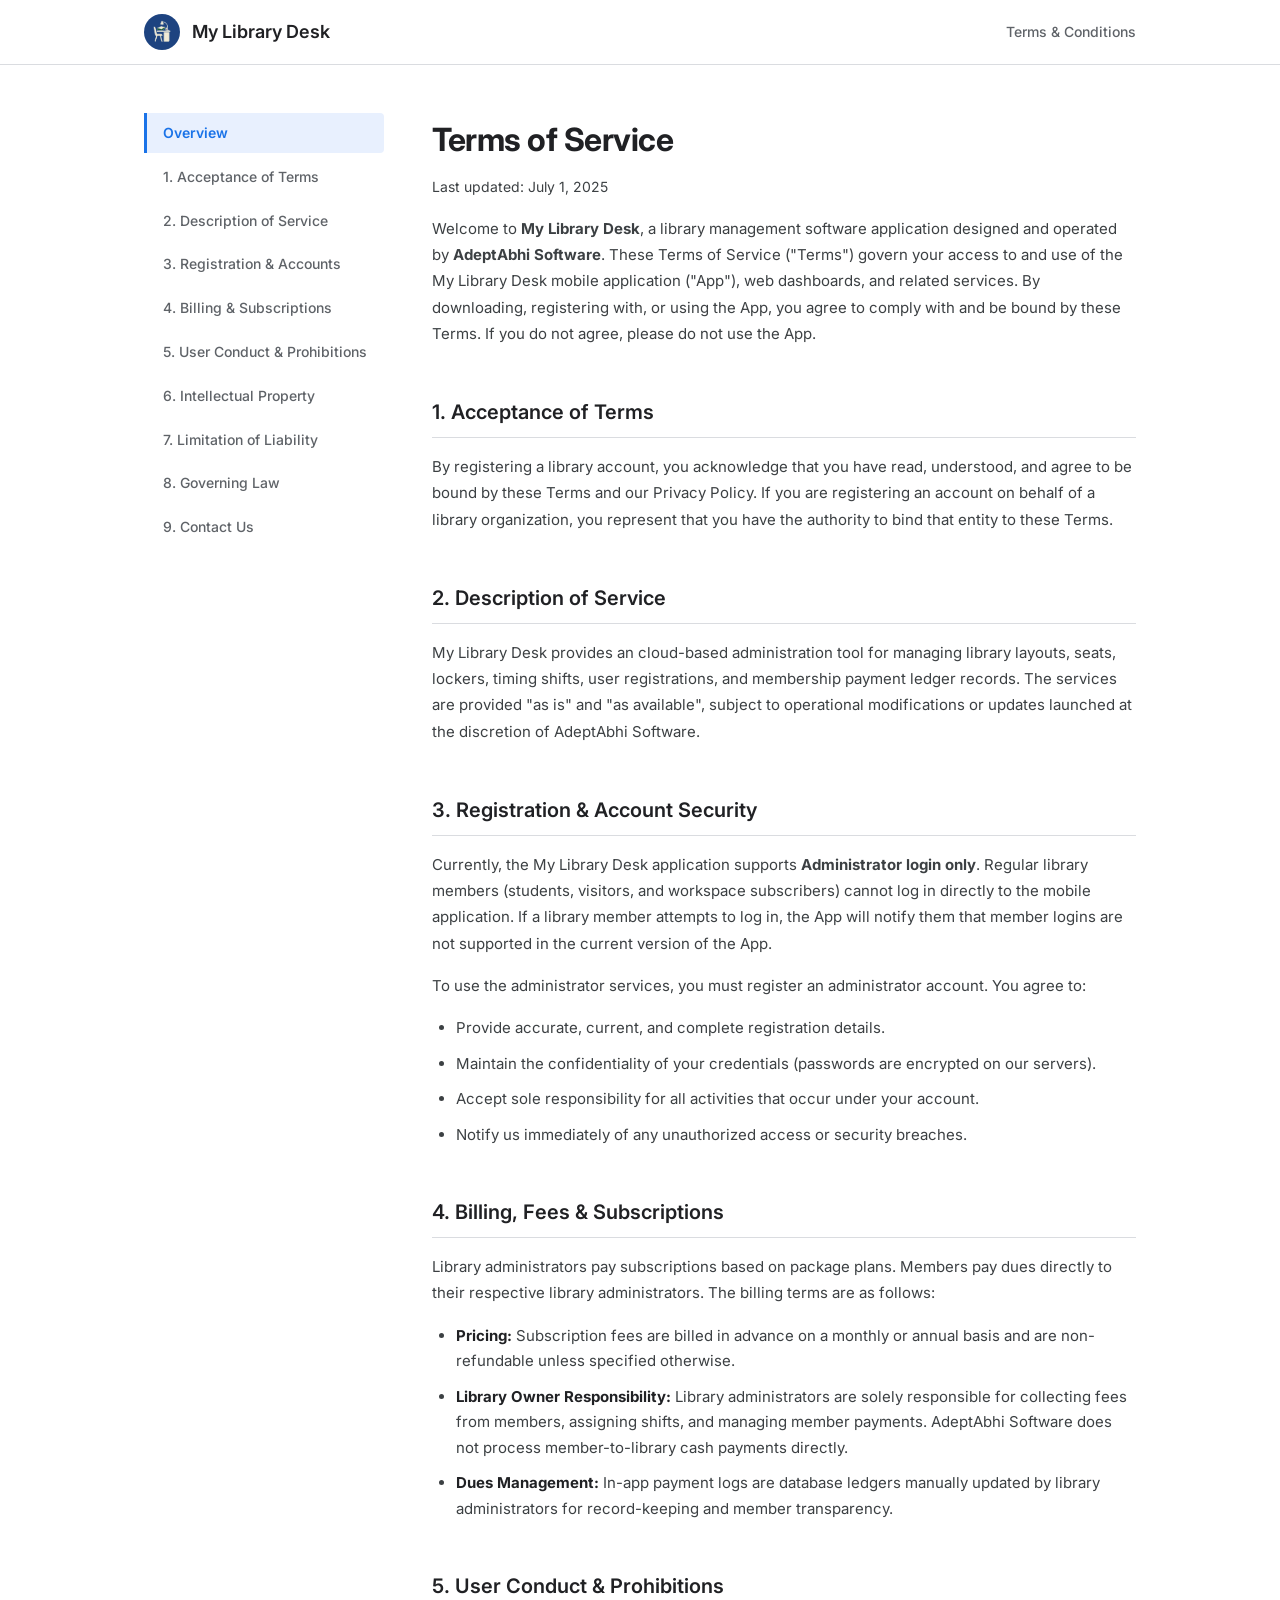
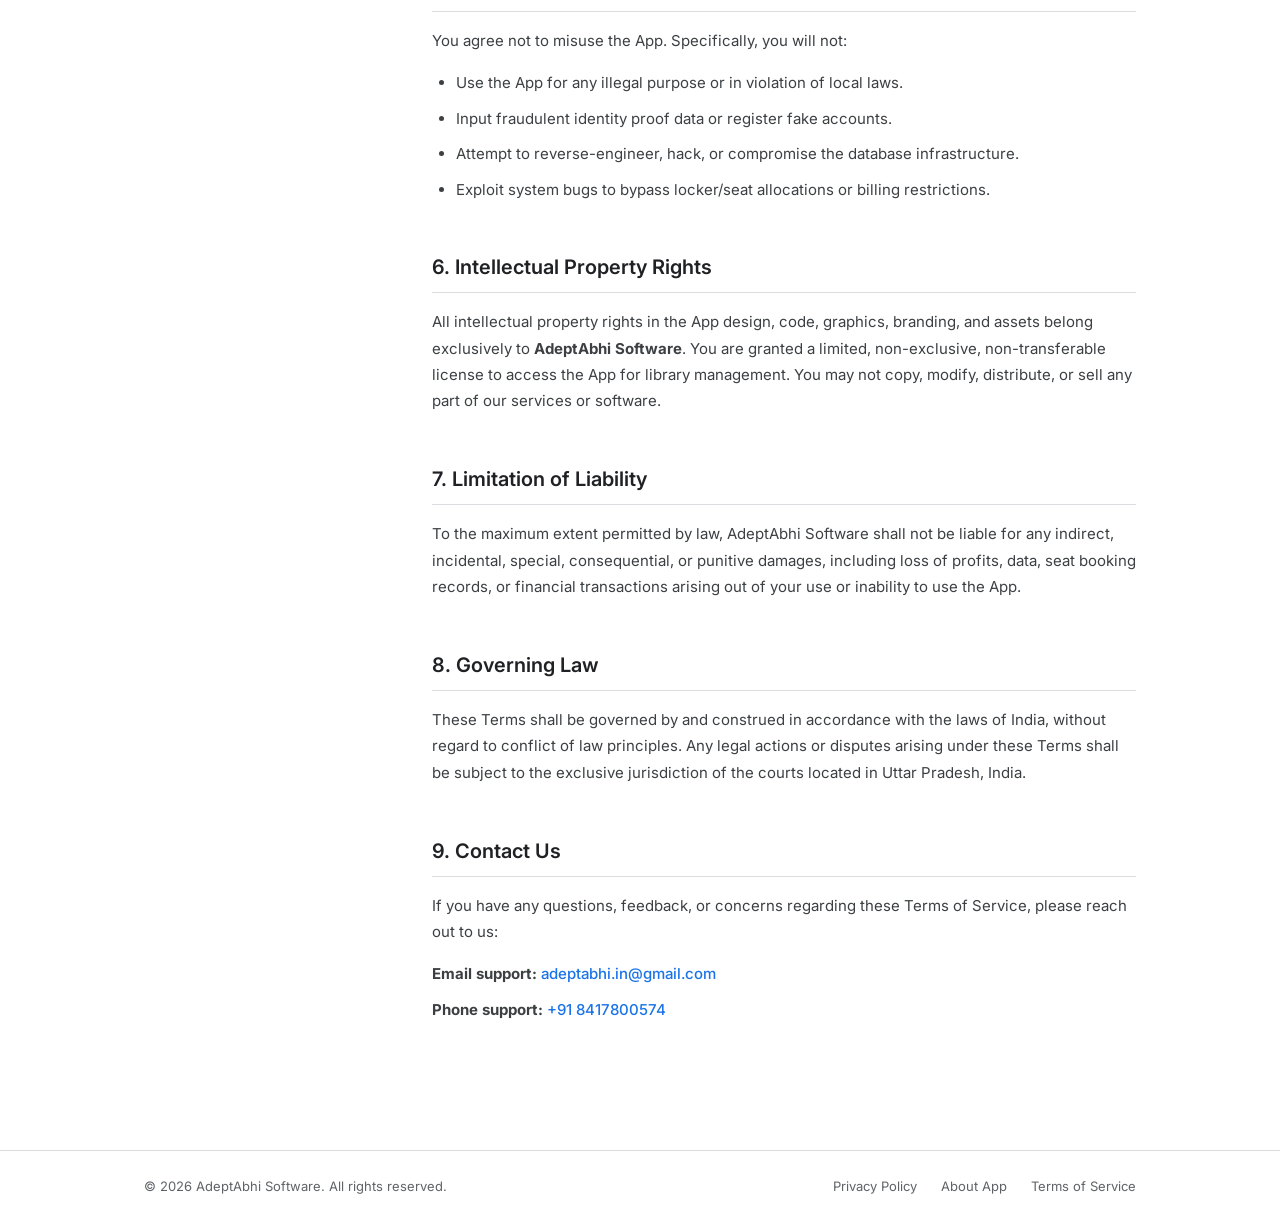
<file: terms-of-service/index.html>
<!DOCTYPE html>
<html lang="en">

<head>
    <meta charset="UTF-8">
    <title>Terms of Service | My Library Desk</title>
    <meta name="viewport" content="width=device-width, initial-scale=1.0">
    <meta name="description" content="Terms of Service for My Library Desk app — terms, conditions, and usage guidelines.">
    <link href="https://fonts.googleapis.com/css2?family=Inter:wght@400;500;600;700&display=swap" rel="stylesheet">
    <link rel="shortcut icon" type="image/png" href="../assets/images/logo_blue.png">
    <link rel="stylesheet" href="../css/style.css">
</head>

<body>

    <!-- MINIMAL HEADER -->
    <header class="site-header">
        <div class="container header-inner">
            <a href="#" class="logo">
                <img src="../assets/images/logo_white.png" alt="My Library Desk Logo" class="logo-img">
                <span class="logo-text">My Library Desk</span>
            </a>
            <span class="header-tag">Terms &amp; Conditions</span>
        </div>
    </header>

    <!-- MAIN WRAPPER -->
    <main class="main-content">
        <div class="container main-layout">
            
            <!-- STICKY SIDEBAR -->
            <aside class="sidebar">
                <nav class="sidebar-nav">
                    <ul>
                        <li><a href="#overview" class="active">Overview</a></li>
                        <li><a href="#acceptance">1. Acceptance of Terms</a></li>
                        <li><a href="#description">2. Description of Service</a></li>
                        <li><a href="#registration">3. Registration &amp; Accounts</a></li>
                        <li><a href="#billing">4. Billing &amp; Subscriptions</a></li>
                        <li><a href="#conduct">5. User Conduct &amp; Prohibitions</a></li>
                        <li><a href="#ip">6. Intellectual Property</a></li>
                        <li><a href="#liability">7. Limitation of Liability</a></li>
                        <li><a href="#governing">8. Governing Law</a></li>
                        <li><a href="#contact">9. Contact Us</a></li>
                    </ul>
                </nav>
            </aside>

            <!-- ARTICLE CONTENT -->
            <article class="content-area">
                <section id="overview" class="policy-section-doc">
                    <h1>Terms of Service</h1>
                    <p class="last-updated">Last updated: July 1, 2025</p>
                    <p>Welcome to <strong>My Library Desk</strong>, a library management software application designed and operated by <strong>AdeptAbhi Software</strong>. These Terms of Service ("Terms") govern your access to and use of the My Library Desk mobile application ("App"), web dashboards, and related services. By downloading, registering with, or using the App, you agree to comply with and be bound by these Terms. If you do not agree, please do not use the App.</p>
                </section>

                <!-- SECTION 1 -->
                <section id="acceptance" class="policy-section-doc">
                    <h2>1. Acceptance of Terms</h2>
                    <p>By registering a library account, you acknowledge that you have read, understood, and agree to be bound by these Terms and our Privacy Policy. If you are registering an account on behalf of a library organization, you represent that you have the authority to bind that entity to these Terms.</p>
                </section>

                <!-- SECTION 2 -->
                <section id="description" class="policy-section-doc">
                    <h2>2. Description of Service</h2>
                    <p>My Library Desk provides an cloud-based administration tool for managing library layouts, seats, lockers, timing shifts, user registrations, and membership payment ledger records. The services are provided "as is" and "as available", subject to operational modifications or updates launched at the discretion of AdeptAbhi Software.</p>
                </section>

                <!-- SECTION 3 -->
                <section id="registration" class="policy-section-doc">
                    <h2>3. Registration &amp; Account Security</h2>
                    <p>Currently, the My Library Desk application supports <strong>Administrator login only</strong>. Regular library members (students, visitors, and workspace subscribers) cannot log in directly to the mobile application. If a library member attempts to log in, the App will notify them that member logins are not supported in the current version of the App.</p>
                    <p>To use the administrator services, you must register an administrator account. You agree to:</p>
                    <ul class="clean-list">
                        <li>Provide accurate, current, and complete registration details.</li>
                        <li>Maintain the confidentiality of your credentials (passwords are encrypted on our servers).</li>
                        <li>Accept sole responsibility for all activities that occur under your account.</li>
                        <li>Notify us immediately of any unauthorized access or security breaches.</li>
                    </ul>
                </section>

                <!-- SECTION 4 -->
                <section id="billing" class="policy-section-doc">
                    <h2>4. Billing, Fees &amp; Subscriptions</h2>
                    <p>Library administrators pay subscriptions based on package plans. Members pay dues directly to their respective library administrators. The billing terms are as follows:</p>
                    <ul class="clean-list">
                        <li><strong>Pricing:</strong> Subscription fees are billed in advance on a monthly or annual basis and are non-refundable unless specified otherwise.</li>
                        <li><strong>Library Owner Responsibility:</strong> Library administrators are solely responsible for collecting fees from members, assigning shifts, and managing member payments. AdeptAbhi Software does not process member-to-library cash payments directly.</li>
                        <li><strong>Dues Management:</strong> In-app payment logs are database ledgers manually updated by library administrators for record-keeping and member transparency.</li>
                    </ul>
                </section>

                <!-- SECTION 5 -->
                <section id="conduct" class="policy-section-doc">
                    <h2>5. User Conduct &amp; Prohibitions</h2>
                    <p>You agree not to misuse the App. Specifically, you will not:</p>
                    <ul class="clean-list">
                        <li>Use the App for any illegal purpose or in violation of local laws.</li>
                        <li>Input fraudulent identity proof data or register fake accounts.</li>
                        <li>Attempt to reverse-engineer, hack, or compromise the database infrastructure.</li>
                        <li>Exploit system bugs to bypass locker/seat allocations or billing restrictions.</li>
                    </ul>
                </section>

                <!-- SECTION 6 -->
                <section id="ip" class="policy-section-doc">
                    <h2>6. Intellectual Property Rights</h2>
                    <p>All intellectual property rights in the App design, code, graphics, branding, and assets belong exclusively to <strong>AdeptAbhi Software</strong>. You are granted a limited, non-exclusive, non-transferable license to access the App for library management. You may not copy, modify, distribute, or sell any part of our services or software.</p>
                </section>

                <!-- SECTION 7 -->
                <section id="liability" class="policy-section-doc">
                    <h2>7. Limitation of Liability</h2>
                    <p>To the maximum extent permitted by law, AdeptAbhi Software shall not be liable for any indirect, incidental, special, consequential, or punitive damages, including loss of profits, data, seat booking records, or financial transactions arising out of your use or inability to use the App.</p>
                </section>

                <!-- SECTION 8 -->
                <section id="governing" class="policy-section-doc">
                    <h2>8. Governing Law</h2>
                    <p>These Terms shall be governed by and construed in accordance with the laws of India, without regard to conflict of law principles. Any legal actions or disputes arising under these Terms shall be subject to the exclusive jurisdiction of the courts located in Uttar Pradesh, India.</p>
                </section>

                <!-- SECTION 9 -->
                <section id="contact" class="policy-section-doc">
                    <h2>9. Contact Us</h2>
                    <p>If you have any questions, feedback, or concerns regarding these Terms of Service, please reach out to us:</p>
                    <ul class="contact-links">
                        <li><strong>Email support:</strong> <a href="mailto:adeptabhi.in@gmail.com">adeptabhi.in@gmail.com</a></li>
                        <li><strong>Phone support:</strong> <a href="tel:+918417800574">+91 8417800574</a></li>
                    </ul>
                </section>
            </article>

        </div>
    </main>

    <!-- FOOTER -->
    <footer class="site-footer">
        <div class="container footer-content">
            <p>&copy; 2026 AdeptAbhi Software. All rights reserved.</p>
            <div class="footer-links">
                <a href="../privacy-policy/index.html">Privacy Policy</a>
                <a href="../about-app/index.html">About App</a>
                <a href="../terms-of-service/index.html">Terms of Service</a>
            </div>
        </div>
    </footer>

    <script src="../js/script.js"></script>
</body>

</html>
</file>
<file: css/style.css>
:root {
    --primary: #1a73e8;
    --primary-dark: #1557b0;
    --primary-light: #e8f0fe;
    --text: #202124;
    --text-muted: #5f6368;
    --bg: #ffffff;
    --border: #dadce0;
    --radius: 8px;
    --max-width: 1040px;
}

* {
    margin: 0;
    padding: 0;
    box-sizing: border-box;
    font-family: 'Inter', -apple-system, BlinkMacSystemFont, "Segoe UI", Roboto, sans-serif;
}

html {
    scroll-behavior: smooth;
    scroll-padding-top: 80px; /* Offset for sticky header and nav scrolling */
}

body {
    background: var(--bg);
    color: var(--text);
    line-height: 1.7;
    font-size: 15px;
    -webkit-font-smoothing: antialiased;
}

.container {
    max-width: var(--max-width);
    margin: 0 auto;
    padding: 0 24px;
}

/* ── HEADER ── */
.site-header {
    background: #ffffff;
    border-bottom: 1px solid var(--border);
    position: sticky;
    top: 0;
    z-index: 1000;
}

.header-inner {
    display: flex;
    align-items: center;
    justify-content: space-between;
    height: 64px;
}

.logo {
    display: flex;
    align-items: center;
    gap: 12px;
    text-decoration: none;
}

.logo-img {
    height: 36px;
    width: 36px;
    border-radius: 50%;
    background-color: #1D4380;
    padding: 6px;
    object-fit: contain;
}

.logo-text {
    font-size: 18px;
    font-weight: 600;
    color: var(--text);
}

.header-tag {
    font-size: 14px;
    font-weight: 500;
    color: var(--text-muted);
}

/* ── MAIN CONTENT ── */
.main-content {
    padding: 48px 0 80px 0;
}

.main-layout {
    display: grid;
    grid-template-columns: 240px 1fr;
    gap: 48px;
    align-items: start;
}

/* ── SIDEBAR ── */
.sidebar {
    position: sticky;
    top: 100px;
    height: auto;
}

.sidebar-nav ul {
    list-style: none;
    display: flex;
    flex-direction: column;
    gap: 4px;
}

.sidebar-nav a {
    display: block;
    padding: 8px 16px;
    font-size: 14px;
    font-weight: 500;
    color: var(--text-muted);
    text-decoration: none;
    border-left: 3px solid transparent;
    transition: all 0.15s ease-in-out;
}

.sidebar-nav a:hover {
    color: var(--primary);
    background-color: #f8fafc;
}

.sidebar-nav a.active {
    color: var(--primary);
    background-color: var(--primary-light);
    border-left-color: var(--primary);
    font-weight: 600;
    border-top-right-radius: 4px;
    border-bottom-right-radius: 4px;
}

/* ── CONTENT AREA ── */
.content-area {
    max-width: 720px; /* Perfect reading width */
}

.policy-section-doc {
    margin-bottom: 48px;
    scroll-margin-top: 90px;
}

.policy-section-doc h1 {
    font-size: 32px;
    font-weight: 700;
    letter-spacing: -0.5px;
    margin-bottom: 8px;
    color: var(--text);
}

.last-updated {
    font-size: 14px;
    color: var(--text-muted);
    margin-bottom: 32px;
}

.policy-section-doc h2 {
    font-size: 20px;
    font-weight: 600;
    color: var(--text);
    margin-top: 40px;
    margin-bottom: 16px;
    border-bottom: 1px solid var(--border);
    padding-bottom: 8px;
}

.policy-section-doc p {
    margin-bottom: 16px;
    color: #3c4043;
    line-height: 1.75;
}

/* Lists */
.clean-list {
    list-style-type: disc;
    padding-left: 24px;
    margin-bottom: 24px;
}

.clean-list li {
    margin-bottom: 10px;
    color: #3c4043;
}

.clean-list li strong {
    color: var(--text);
}

/* Note Callout */
.note-callout {
    background-color: #f8fafc;
    border-left: 4px solid var(--primary);
    padding: 18px 20px;
    border-radius: 4px;
    margin: 24px 0;
    font-size: 14.5px;
    color: #3c4043;
    line-height: 1.6;
}

.muted-note {
    font-size: 13.5px;
    color: var(--text-muted) !important;
    margin-top: 14px;
}

/* Data Table */
.table-responsive {
    overflow-x: auto;
    width: 100%;
    margin: 24px 0;
    border: 1px solid var(--border);
    border-radius: 6px;
}

.data-table {
    width: 100%;
    border-collapse: collapse;
    font-size: 14px;
    text-align: left;
}

.data-table th, 
.data-table td {
    padding: 12px 16px;
    border-bottom: 1px solid var(--border);
}

.data-table th {
    background-color: #f8fafc;
    font-weight: 600;
    color: var(--text);
}

.data-table td {
    color: #3c4043;
}

.data-table tr:last-child td {
    border-bottom: none;
}

.category-name {
    font-weight: 600;
    color: var(--text);
    width: 180px;
}

/* Contact Support */
.contact-links {
    list-style: none;
    padding-left: 0;
    margin-top: 16px;
}

.contact-links li {
    margin-bottom: 10px;
    color: #3c4043;
}

.contact-links a {
    color: var(--primary);
    text-decoration: none;
    font-weight: 500;
}

.contact-links a:hover {
    color: var(--primary-dark);
    text-decoration: underline;
}

/* ── SITE FOOTER ── */
.site-footer {
    background: #ffffff;
    border-top: 1px solid var(--border);
    padding: 24px 0;
    color: var(--text-muted);
    font-size: 13px;
}

.footer-content {
    display: flex;
    justify-content: space-between;
    align-items: center;
    flex-wrap: wrap;
    gap: 16px;
}

.footer-links {
    display: flex;
    gap: 24px;
}

.footer-links a {
    color: var(--text-muted);
    text-decoration: none;
}

.footer-links a:hover {
    color: var(--primary);
}

/* ── RESPONSIVE DESIGN ── */
@media (max-width: 900px) {
    .main-layout {
        gap: 24px;
    }
}

@media (max-width: 768px) {
    .main-content {
        padding: 20px 0 60px 0;
    }

    .main-layout {
        display: block;
    }

    /* Transform sidebar into sticky horizontal navigation bar with visual scroll fade */
    .sidebar {
        position: sticky;
        top: 64px; /* Directly below the site header */
        background: #ffffff;
        z-index: 100;
        border-bottom: 1px solid var(--border);
        margin: 0 -24px 24px -24px;
        padding: 0 24px;
        
        /* Subtle fading mask to show right-side horizontal overflow */
        -webkit-mask-image: linear-gradient(to right, #000 85%, transparent 100%);
        mask-image: linear-gradient(to right, #000 85%, transparent 100%);
    }

    .sidebar-nav ul {
        flex-direction: row;
        overflow-x: auto;
        white-space: nowrap;
        padding: 10px 0;
        gap: 8px;
        -webkit-overflow-scrolling: touch;
    }

    /* Hide scrollbar on scroll container */
    .sidebar-nav ul::-webkit-scrollbar {
        display: none;
    }

    .sidebar-nav a {
        padding: 6px 12px;
        border-left: none;
        border-bottom: 2px solid transparent;
    }

    .sidebar-nav a.active {
        border-left: none;
        border-bottom: 2px solid var(--primary);
        background-color: transparent;
        border-radius: 0;
    }
    
    .policy-section-doc h1 {
        font-size: 26px;
    }
}

@media (max-width: 600px) {
    /* Transform squished table columns into block-level cards */
    .table-responsive {
        border: none;
        margin: 16px 0;
    }

    .data-table, 
    .data-table thead, 
    .data-table tbody, 
    .data-table th, 
    .data-table td, 
    .data-table tr {
        display: block;
        width: 100%;
    }

    .data-table thead {
        display: none;
    }

    .data-table tr {
        border: 1px solid var(--border);
        border-radius: var(--radius);
        padding: 16px;
        margin-bottom: 14px;
        background-color: #f8fafc;
        box-shadow: 0 1px 3px rgba(0,0,0,0.02);
    }

    .data-table td {
        padding: 4px 0;
        border: none;
    }

    .category-name {
        font-weight: 700;
        font-size: 15px;
        color: var(--primary);
        margin-bottom: 8px;
        width: 100%;
        border-bottom: 1px dashed var(--border);
        padding-bottom: 8px !important;
    }
}

@media (max-width: 480px) {
    .container {
        padding: 0 16px;
    }

    .sidebar {
        margin: 0 -16px 20px -16px;
        padding: 0 16px;
    }

    .policy-section-doc {
        margin-bottom: 32px;
    }

    .policy-section-doc h1 {
        font-size: 24px;
    }

    .policy-section-doc h2 {
        font-size: 18px;
        margin-top: 32px;
        margin-bottom: 12px;
    }

    .footer-content {
        flex-direction: column;
        text-align: center;
        align-items: center;
        gap: 12px;
    }
}

/* ── TOAST NOTIFICATION ── */
.toast {
    position: fixed;
    bottom: 24px;
    left: 50%;
    transform: translateX(-50%) translateY(100px);
    background-color: #202124;
    color: #ffffff;
    padding: 12px 24px;
    border-radius: 50px;
    font-size: 14px;
    font-weight: 500;
    box-shadow: 0 4px 12px rgba(0, 0, 0, 0.15);
    z-index: 2000;
    transition: transform 0.3s cubic-bezier(0.4, 0, 0.2, 1), opacity 0.3s;
    opacity: 0;
    pointer-events: none;
    display: flex;
    align-items: center;
    gap: 8px;
}

.toast.show {
    transform: translateX(-50%) translateY(0);
    opacity: 1;
}

/* ── HOMEPAGE PORTAL ── */
.hero-portal {
    text-align: center;
    padding: 64px 24px 32px;
    max-width: 680px;
    margin: 0 auto;
}

.hero-portal h1 {
    font-size: 38px;
    font-weight: 700;
    color: var(--text);
    margin-bottom: 16px;
    letter-spacing: -0.8px;
}

.hero-portal p {
    font-size: 16px;
    color: var(--text-muted);
    line-height: 1.6;
}

.portal-grid {
    display: grid;
    grid-template-columns: repeat(auto-fit, minmax(220px, 1fr));
    gap: 24px;
    margin: 40px auto 80px;
    max-width: 1040px;
}

.portal-card {
    background: #ffffff;
    border: 1px solid var(--border);
    border-radius: 12px;
    padding: 36px 28px;
    text-decoration: none;
    transition: all 0.25s cubic-bezier(0.4, 0, 0.2, 1);
    display: flex;
    flex-direction: column;
    align-items: flex-start;
    text-align: left;
}

.portal-card:hover {
    border-color: var(--primary);
    box-shadow: 0 12px 36px rgba(26, 115, 232, 0.08);
    transform: translateY(-4px);
}

.portal-card .card-icon {
    font-size: 24px;
    margin-bottom: 20px;
    height: 48px;
    width: 48px;
    display: flex;
    align-items: center;
    justify-content: center;
    background-color: var(--primary-light);
    color: var(--primary);
    border-radius: 10px;
    transition: all 0.2s;
}

.portal-card:hover .card-icon {
    background-color: var(--primary);
    color: #ffffff;
}

.portal-card h3 {
    font-size: 18px;
    font-weight: 600;
    color: var(--text);
    margin-bottom: 10px;
}

.portal-card p {
    font-size: 14px;
    color: var(--text-muted);
    line-height: 1.55;
}

@media (max-width: 820px) {
    .portal-grid {
        grid-template-columns: 1fr;
        gap: 16px;
        max-width: 480px;
        margin-bottom: 60px;
    }
    .hero-portal {
        padding: 48px 16px 24px;
    }
    .hero-portal h1 {
        font-size: 30px;
    }
}

/* ── MEMBER PROFILE LOOKUP PAGE & DASHBOARD ── */

.profile-card-container {
    display: flex;
    justify-content: center;
    align-items: center;
    min-height: calc(100vh - 250px);
    padding: 20px;
}

.lookup-card {
    background: #ffffff;
    border: 1px solid var(--border);
    border-radius: 16px;
    padding: 40px;
    max-width: 500px;
    width: 100%;
    box-shadow: 0 10px 30px rgba(0, 0, 0, 0.04);
    text-align: center;
    animation: fadeIn 0.4s cubic-bezier(0.16, 1, 0.3, 1);
}

.lookup-header {
    margin-bottom: 32px;
}

.lookup-icon-badge {
    width: 60px;
    height: 60px;
    border-radius: 50%;
    background-color: var(--primary-light);
    color: var(--primary);
    display: inline-flex;
    align-items: center;
    justify-content: center;
    margin-bottom: 20px;
}

.lookup-header h1 {
    font-size: 24px;
    font-weight: 700;
    color: var(--text);
    margin-bottom: 12px;
    letter-spacing: -0.5px;
}

.lookup-header p {
    font-size: 14.5px;
    color: var(--text-muted);
    line-height: 1.5;
}

.lookup-form {
    text-align: left;
    margin-bottom: 24px;
}

.form-group {
    margin-bottom: 20px;
}

.form-group label {
    display: block;
    font-size: 13px;
    font-weight: 600;
    color: var(--text);
    margin-bottom: 8px;
    text-transform: uppercase;
    letter-spacing: 0.5px;
}

.input-wrapper {
    display: flex;
    align-items: center;
    border: 1px solid var(--border);
    border-radius: 8px;
    background-color: #f8fafc;
    transition: all 0.2s ease;
    overflow: hidden;
}

.input-wrapper:focus-within {
    border-color: var(--primary);
    box-shadow: 0 0 0 3px rgba(26, 115, 232, 0.15);
    background-color: #ffffff;
}

.input-prefix {
    padding: 12px 14px;
    font-size: 15px;
    font-weight: 600;
    color: var(--text-muted);
    border-right: 1px solid var(--border);
    background-color: #f1f5f9;
    user-select: none;
}

#mobile-number {
    flex: 1;
    border: none;
    background: transparent;
    padding: 12px 16px;
    font-size: 16px;
    font-weight: 600;
    color: var(--text);
    outline: none;
    letter-spacing: 1px;
}

.btn-primary-action {
    display: flex;
    align-items: center;
    justify-content: center;
    gap: 8px;
    width: 100%;
    background-color: var(--primary);
    color: #ffffff;
    border: none;
    padding: 14px 24px;
    font-size: 15px;
    font-weight: 600;
    border-radius: 8px;
    cursor: pointer;
    transition: all 0.2s ease;
}

.btn-primary-action:hover {
    background-color: var(--primary-dark);
    transform: translateY(-1px);
    box-shadow: 0 4px 12px rgba(26, 115, 232, 0.2);
}

.btn-primary-action:active {
    transform: translateY(0);
}

.sandbox-prompt {
    display: flex;
    align-items: center;
    justify-content: center;
    gap: 6px;
    font-size: 13.5px;
    color: var(--text-muted);
    border-top: 1px solid #f1f5f9;
    padding-top: 20px;
}

.btn-text-action {
    background: none;
    border: none;
    color: var(--primary);
    font-weight: 600;
    cursor: pointer;
    font-size: 13.5px;
    padding: 0;
}

.btn-text-action:hover {
    color: var(--primary-dark);
    text-decoration: underline;
}

/* ── LOADING STATE ── */

.loading-card {
    text-align: center;
    padding: 40px;
}

.spinner {
    width: 48px;
    height: 48px;
    border: 4px solid var(--primary-light);
    border-top-color: var(--primary);
    border-radius: 50%;
    display: inline-block;
    animation: spin 0.8s linear infinite;
    margin-bottom: 20px;
}

.loading-card p {
    font-size: 15px;
    color: var(--text-muted);
    font-weight: 500;
}

/* ── DASHBOARD VIEW ── */

.dashboard-banner {
    display: flex;
    justify-content: space-between;
    align-items: center;
    margin-bottom: 32px;
    flex-wrap: wrap;
    gap: 20px;
    animation: fadeIn 0.4s ease-out;
}

.banner-welcome h1 {
    font-size: 28px;
    font-family: 'Outfit', sans-serif;
    font-weight: 700;
    color: var(--text);
    margin-top: 6px;
    margin-bottom: 4px;
    letter-spacing: -0.5px;
}

.banner-welcome p {
    font-size: 14.5px;
    color: var(--text-muted);
}

.badge-status {
    display: inline-block;
    font-size: 11px;
    font-weight: 700;
    text-transform: uppercase;
    letter-spacing: 1px;
    padding: 4px 10px;
    border-radius: 50px;
}

.active-badge {
    background-color: #d1fae5;
    color: #065f46;
}

.inactive-badge {
    background-color: #fee2e2;
    color: #991b1b;
}

.pending-badge {
    background-color: #fef3c7;
    color: #92400e;
}

.btn-secondary-action {
    display: flex;
    align-items: center;
    gap: 8px;
    background-color: #ffffff;
    border: 1px solid var(--border);
    color: var(--text);
    padding: 10px 18px;
    font-size: 14px;
    font-weight: 600;
    border-radius: 8px;
    cursor: pointer;
    transition: all 0.15s ease;
}

.btn-secondary-action:hover {
    border-color: #adadad;
    background-color: #f8fafc;
}

.dashboard-grid {
    display: grid;
    grid-template-columns: 340px 1fr;
    gap: 32px;
    align-items: start;
    margin-bottom: 60px;
    animation: fadeIn 0.5s ease-out;
}

.col-title {
    font-size: 15px;
    font-weight: 700;
    text-transform: uppercase;
    color: var(--text-muted);
    letter-spacing: 1px;
    margin-bottom: 16px;
}

/* ── DIGITAL ID CARD ── */

.id-card-wrapper {
    perspective: 1000px;
    margin-bottom: 16px;
}

.digital-id-card {
    background: linear-gradient(135deg, #1D4380 0%, #0d2c5e 100%);
    color: #ffffff;
    border-radius: 16px;
    padding: 24px;
    position: relative;
    overflow: hidden;
    box-shadow: 0 20px 40px rgba(29, 67, 128, 0.25);
    aspect-ratio: 1.58 / 1; /* Standard credit card proportions */
    display: flex;
    flex-direction: column;
    justify-content: space-between;
    transition: transform 0.3s cubic-bezier(0.175, 0.885, 0.32, 1.275);
    transform-style: preserve-3d;
}

.digital-id-card:hover {
    transform: translateY(-4px) rotateX(4deg) rotateY(-4deg);
}

.id-card-glow {
    position: absolute;
    top: -50%;
    left: -50%;
    width: 200%;
    height: 200%;
    background: radial-gradient(circle, rgba(255,255,255,0.08) 0%, rgba(255,255,255,0) 70%);
    pointer-events: none;
}

.id-card-header {
    display: flex;
    justify-content: space-between;
    align-items: center;
    border-bottom: 1px solid rgba(255, 255, 255, 0.12);
    padding-bottom: 12px;
}

.id-card-logo {
    display: flex;
    align-items: center;
    gap: 8px;
}

.id-card-logo img {
    height: 24px;
    width: 24px;
    object-fit: contain;
}

.id-card-logo span {
    font-size: 13.5px;
    font-weight: 700;
    font-family: 'Outfit', sans-serif;
    letter-spacing: 0.5px;
}

.id-card-chip {
    width: 28px;
    height: 22px;
    background: linear-gradient(135deg, #e2e8f0 0%, #cbd5e1 100%);
    border-radius: 4px;
    position: relative;
}

.id-card-body {
    display: grid;
    grid-template-columns: 1fr 76px;
    gap: 16px;
    margin: 16px 0;
}

.id-card-details {
    display: flex;
    flex-direction: column;
    gap: 8px;
}

.id-field {
    display: flex;
    flex-direction: column;
}

.field-lbl {
    font-size: 8.5px;
    font-weight: 500;
    color: rgba(255, 255, 255, 0.5);
    letter-spacing: 0.5px;
}

.field-val {
    font-size: 12.5px;
    font-weight: 600;
    letter-spacing: 0.2px;
}

#card-name {
    font-size: 14.5px;
    font-family: 'Outfit', sans-serif;
    letter-spacing: 0.5px;
}

.id-field-row {
    display: grid;
    grid-template-columns: 1fr 1fr;
    gap: 12px;
}

.id-card-qr-container {
    display: flex;
    flex-direction: column;
    align-items: center;
    justify-content: center;
    background-color: rgba(255, 255, 255, 0.95);
    padding: 6px;
    border-radius: 8px;
    height: 90px;
    width: 76px;
    align-self: center;
}

.qr-code-wrapper {
    width: 64px;
    height: 64px;
    display: flex;
    align-items: center;
    justify-content: center;
}

.qr-code-wrapper img {
    max-width: 100%;
    max-height: 100%;
    object-fit: contain;
}

.qr-lbl {
    font-size: 7px;
    font-weight: 700;
    color: #1D4380;
    margin-top: 4px;
    letter-spacing: 0.5px;
}

.id-card-footer {
    border-top: 1px solid rgba(255, 255, 255, 0.12);
    padding-top: 12px;
    display: flex;
    justify-content: space-between;
    align-items: center;
    font-size: 9px;
    font-weight: 600;
    color: rgba(255, 255, 255, 0.7);
}

.btn-card-action {
    display: flex;
    align-items: center;
    justify-content: center;
    gap: 8px;
    width: 100%;
    background-color: #ffffff;
    border: 1px solid var(--border);
    color: var(--text);
    padding: 12px 18px;
    font-size: 14px;
    font-weight: 600;
    border-radius: 8px;
    cursor: pointer;
    transition: all 0.2s ease;
}

.btn-card-action:hover {
    border-color: var(--primary);
    color: var(--primary);
    background-color: var(--primary-light);
}

/* ── DETAILS SECTIONS ── */

.details-section-card {
    background-color: #ffffff;
    border: 1px solid var(--border);
    border-radius: 12px;
    padding: 24px;
    margin-bottom: 24px;
    box-shadow: 0 4px 12px rgba(0,0,0,0.01);
}

.details-section-card h3 {
    font-size: 16px;
    font-weight: 600;
    color: var(--text);
    margin-bottom: 20px;
    border-bottom: 1px solid #f1f5f9;
    padding-bottom: 10px;
}

.alloc-stats-row {
    display: grid;
    grid-template-columns: 1fr 1fr;
    gap: 16px;
    margin-bottom: 20px;
}

.alloc-stat-item {
    display: flex;
    align-items: center;
    gap: 14px;
    padding: 16px;
    background-color: #f8fafc;
    border-radius: 10px;
    border: 1px solid #f1f5f9;
}

.alloc-icon {
    width: 40px;
    height: 40px;
    border-radius: 8px;
    display: flex;
    align-items: center;
    justify-content: center;
}

.seat-icon {
    background-color: #eff6ff;
    color: var(--primary);
}

.locker-icon {
    background-color: #f5f3ff;
    color: #7c3aed;
}

.alloc-text {
    display: flex;
    flex-direction: column;
}

.alloc-lbl {
    font-size: 12px;
    color: var(--text-muted);
}

.alloc-val {
    font-size: 15px;
    font-weight: 700;
    color: var(--text);
}

/* ── SHIFT TIMER BOX ── */

.shift-timer-box {
    background: linear-gradient(135deg, #f8fafc 0%, #f1f5f9 100%);
    border: 1px solid var(--border);
    border-radius: 10px;
    padding: 18px;
}

.shift-timer-header {
    display: flex;
    justify-content: space-between;
    align-items: flex-start;
    margin-bottom: 12px;
}

.shift-lbl {
    display: block;
    font-size: 12px;
    font-weight: 600;
    color: var(--text-muted);
    text-transform: uppercase;
}

.shift-time-range {
    font-size: 15px;
    font-weight: 700;
    color: var(--text);
}

.shift-live-indicator {
    font-size: 10px;
    font-weight: 700;
    text-transform: uppercase;
    padding: 3px 8px;
    border-radius: 4px;
}

.shift-live-indicator.live {
    background-color: #def7ec;
    color: #03543f;
    animation: pulseGlow 2s infinite;
}

.shift-live-indicator.inactive {
    background-color: #f3f4f6;
    color: #4b5563;
}

.shift-progress-bar {
    height: 6px;
    background-color: #e2e8f0;
    border-radius: 10px;
    overflow: hidden;
    margin-bottom: 8px;
}

.shift-progress-fill {
    height: 100%;
    background-color: var(--primary);
    border-radius: 10px;
    transition: width 0.5s ease;
}

.shift-timer-footer {
    font-size: 12px;
    font-weight: 500;
    color: var(--text-muted);
}

/* ── PERSONAL INFO GRID ── */

.info-list-grid {
    display: grid;
    grid-template-columns: repeat(2, 1fr);
    gap: 16px;
}

.info-item {
    display: flex;
    flex-direction: column;
    padding-bottom: 12px;
    border-bottom: 1px dashed #f1f5f9;
}

.info-lbl {
    font-size: 11.5px;
    font-weight: 600;
    color: var(--text-muted);
    text-transform: uppercase;
    letter-spacing: 0.3px;
    margin-bottom: 2px;
}

.info-val {
    font-size: 14.5px;
    font-weight: 500;
    color: var(--text);
}

/* ── PAY BADGES ── */

.pay-badge {
    display: inline-block;
    font-size: 11px;
    font-weight: 700;
    padding: 3px 8px;
    border-radius: 4px;
    text-transform: uppercase;
}

.pay-badge.paid {
    background-color: #def7ec;
    color: #03543f;
}

.pay-badge.pending {
    background-color: #fef3c7;
    color: #92400e;
}

.pay-badge.unpaid {
    background-color: #fde8e8;
    color: #9b1c1c;
}

/* ── ANIMATIONS ── */

@keyframes fadeIn {
    from { opacity: 0; transform: translateY(12px); }
    to { opacity: 1; transform: translateY(0); }
}

@keyframes spin {
    to { transform: rotate(360deg); }
}

@keyframes pulseGlow {
    0% { box-shadow: 0 0 0 0 rgba(5, 150, 105, 0.4); }
    70% { box-shadow: 0 0 0 6px rgba(5, 150, 105, 0); }
    100% { box-shadow: 0 0 0 0 rgba(5, 150, 105, 0); }
}

/* ── PRINT RULES ── */

@media print {
    body {
        background-color: #ffffff;
    }
    
    body > * {
        display: none !important;
    }
    
    main, .container, .dashboard-grid, .dashboard-col-card, .id-card-wrapper, #digital-card-print-target {
        display: block !important;
        visibility: visible !important;
    }

    #digital-card-print-target {
        position: absolute;
        left: 50%;
        top: 40%;
        transform: translate(-50%, -50%) scale(1.4);
        box-shadow: none;
        border: 1px solid #1D4380;
        -webkit-print-color-adjust: exact;
        print-color-adjust: exact;
    }
    
    #digital-card-print-target .id-card-glow {
        display: none !important;
    }
}

/* ── RESPONSIVE MEDIA QUERIES ── */

@media (max-width: 900px) {
    .dashboard-grid {
        grid-template-columns: 1fr;
        gap: 32px;
    }
    
    .dashboard-col-card {
        max-width: 380px;
        margin: 0 auto;
        width: 100%;
    }
}

@media (max-width: 600px) {
    .lookup-card {
        padding: 24px;
    }
    
    .info-list-grid {
        grid-template-columns: 1fr;
        gap: 12px;
    }
    
    .alloc-stats-row {
        grid-template-columns: 1fr;
        gap: 12px;
    }
}
</file>
